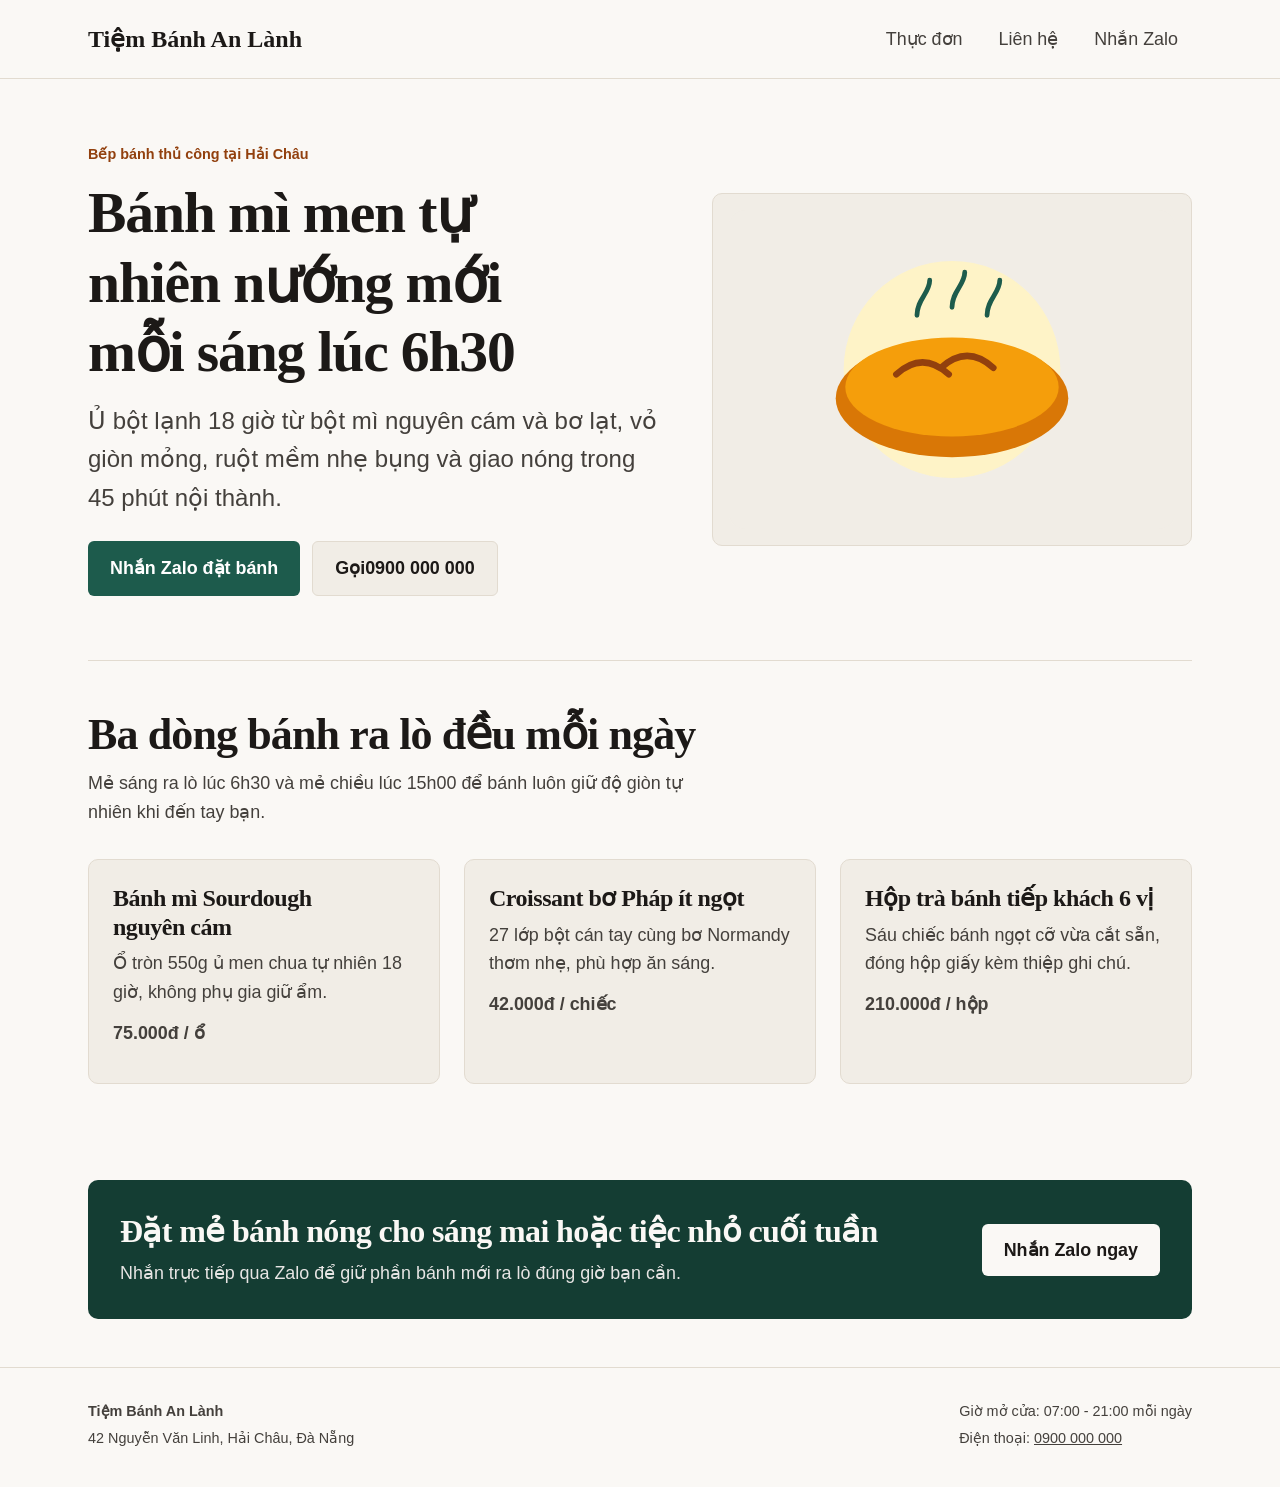
<file: skills/tqd-web/assets/tier1-starter/index.html>
<!doctype html>
<html lang="vi">
<head>
  <meta charset="utf-8">
  <meta name="viewport" content="width=device-width, initial-scale=1">
  <title>Tiệm Bánh An Lành | Bánh mì men tự nhiên nướng mới mỗi sáng</title>
  <meta name="description" content="Bánh mì sourdough lên men 18 giờ và bánh ngọt ít ngọt nướng mới lúc 6h30 mỗi ngày tại Hải Châu, Đà Nẵng. Đặt bánh nhanh qua Zalo hoặc gọi trực tiếp.">
  <link rel="icon" type="image/svg+xml" href="images/favicon.svg">
  <link rel="canonical" href="https://tiembanh-anlanh.example/">
  <link rel="alternate" type="text/markdown" href="/index.html.md">
  <meta property="og:type" content="website">
  <meta property="og:url" content="https://tiembanh-anlanh.example/">
  <meta property="og:title" content="Tiệm Bánh An Lành | Bánh mì men tự nhiên nướng mới mỗi sáng">
  <meta property="og:description" content="Bánh mì sourdough lên men 18 giờ và bánh ngọt ít ngọt nướng mới lúc 6h30 mỗi ngày tại Hải Châu, Đà Nẵng. Đặt bánh nhanh qua Zalo hoặc gọi trực tiếp.">
  <meta property="og:image" content="https://tiembanh-anlanh.example/images/hero-bakery.svg">
  <meta property="og:image:alt" content="Ổ bánh mì nướng thủ công nóng giòn">
  <meta name="twitter:card" content="summary_large_image">
  <!-- Khi xuất bản thực tế, có thể gắn link Google Fonts cho "Lora" và "Be Vietnam Pro" tại đây -->
  <link rel="stylesheet" href="styles/tokens.css">
  <link rel="stylesheet" href="styles/site.css">
  <script id="site-jsonld" type="application/ld+json">
  {
    "@context": "https://schema.org",
    "@type": "LocalBusiness",
    "name": "Tiệm Bánh An Lành",
    "description": "Bánh mì sourdough lên men 18 giờ và bánh ngọt ít ngọt nướng mới lúc 6h30 mỗi ngày tại Hải Châu, Đà Nẵng. Đặt bánh nhanh qua Zalo hoặc gọi trực tiếp.",
    "url": "https://tiembanh-anlanh.example",
    "image": "https://tiembanh-anlanh.example/images/hero-bakery.svg",
    "telephone": "0900000000",
    "address": {
      "@type": "PostalAddress",
      "streetAddress": "42 Nguyễn Văn Linh, Hải Châu, Đà Nẵng",
      "addressCountry": "VN"
    }
  }
  </script>
</head>
<body>
  <header class="topbar">
    <div class="wrap topbar__inner">
      <a class="brand" href="index.html">
        <span data-edit="brandName">Tiệm Bánh An Lành</span>
      </a>
      <nav class="nav" aria-label="Điều hướng chính">
        <a href="#thuc-don">Thực đơn</a>
        <a href="#lien-he">Liên hệ</a>
        <a href="https://zalo.me/0900000000" data-edit-href="zaloUrl">Nhắn Zalo</a>
      </nav>
    </div>
  </header>

  <main class="wrap">
    <section class="hero">
      <div>
        <p class="hero__eyebrow" data-edit="hero.eyebrow">Bếp bánh thủ công tại Hải Châu</p>
        <h1 data-edit="hero.headline">Bánh mì men tự nhiên nướng mới mỗi sáng lúc 6h30</h1>
        <p class="hero__lead" data-edit="hero.subheadline">Ủ bột lạnh 18 giờ từ bột mì nguyên cám và bơ lạt, vỏ giòn mỏng, ruột mềm nhẹ bụng và giao nóng trong 45 phút nội thành.</p>
        <div class="cta-row">
          <a class="btn btn--primary" href="https://zalo.me/0900000000" data-edit-href="zaloUrl" data-edit="hero.primaryCta">Nhắn Zalo đặt bánh</a>
          <a class="btn btn--secondary" href="tel:0900000000" data-edit-tel="phoneTel">Gọi <span data-edit="phoneDisplay">0900 000 000</span></a>
        </div>
      </div>
      <figure class="hero__media">
        <img src="images/hero-bakery.svg" width="560" height="400" alt="Ổ bánh mì nướng thủ công nóng giòn vừa ra lò">
      </figure>
    </section>

    <section class="section" id="thuc-don">
      <div class="section__head">
        <h2 data-edit="menuSection.heading">Ba dòng bánh ra lò đều mỗi ngày</h2>
        <p data-edit="menuSection.summary">Mẻ sáng ra lò lúc 6h30 và mẻ chiều lúc 15h00 để bánh luôn giữ độ giòn tự nhiên khi đến tay bạn.</p>
      </div>
      <div class="offerings" data-edit-list="offerings">
        <!-- list:offerings -->
        <article class="card" data-edit-item>
          <h3 data-edit-field="title">Bánh mì Sourdough nguyên cám</h3>
          <p data-edit-field="summary">Ổ tròn 550g ủ men chua tự nhiên 18 giờ, không phụ gia giữ ẩm.</p>
          <p class="card__price" data-edit-field="price">75.000đ / ổ</p>
        </article>
        <article class="card" data-edit-item>
          <h3 data-edit-field="title">Croissant bơ Pháp ít ngọt</h3>
          <p data-edit-field="summary">27 lớp bột cán tay cùng bơ Normandy thơm nhẹ, phù hợp ăn sáng.</p>
          <p class="card__price" data-edit-field="price">42.000đ / chiếc</p>
        </article>
        <article class="card" data-edit-item>
          <h3 data-edit-field="title">Hộp trà bánh tiếp khách 6 vị</h3>
          <p data-edit-field="summary">Sáu chiếc bánh ngọt cỡ vừa cắt sẵn, đóng hộp giấy kèm thiệp ghi chú.</p>
          <p class="card__price" data-edit-field="price">210.000đ / hộp</p>
        </article>
        <!-- /list:offerings -->
      </div>
    </section>

    <section class="contact-band" id="lien-he">
      <div>
        <h2 data-edit="ctaBlock.heading">Đặt mẻ bánh nóng cho sáng mai hoặc tiệc nhỏ cuối tuần</h2>
        <p data-edit="ctaBlock.summary">Nhắn trực tiếp qua Zalo để giữ phần bánh mới ra lò đúng giờ bạn cần.</p>
      </div>
      <a class="btn btn--primary" href="https://zalo.me/0900000000" data-edit-href="zaloUrl">Nhắn Zalo ngay</a>
    </section>
  </main>

  <footer class="footer">
    <div class="wrap footer__grid">
      <div>
        <p><strong data-edit="brandName">Tiệm Bánh An Lành</strong></p>
        <p data-edit="address">42 Nguyễn Văn Linh, Hải Châu, Đà Nẵng</p>
      </div>
      <div>
        <p>Giờ mở cửa: <span data-edit="hours">07:00 - 21:00 mỗi ngày</span></p>
        <p>Điện thoại: <a href="tel:0900000000" data-edit-tel="phoneTel" data-edit="phoneDisplay">0900 000 000</a></p>
      </div>
    </div>
  </footer>

  <script src="data/site-data.js" defer></script>
  <script src="scripts/hydrate.js" defer></script>
</body>
</html>
</file>
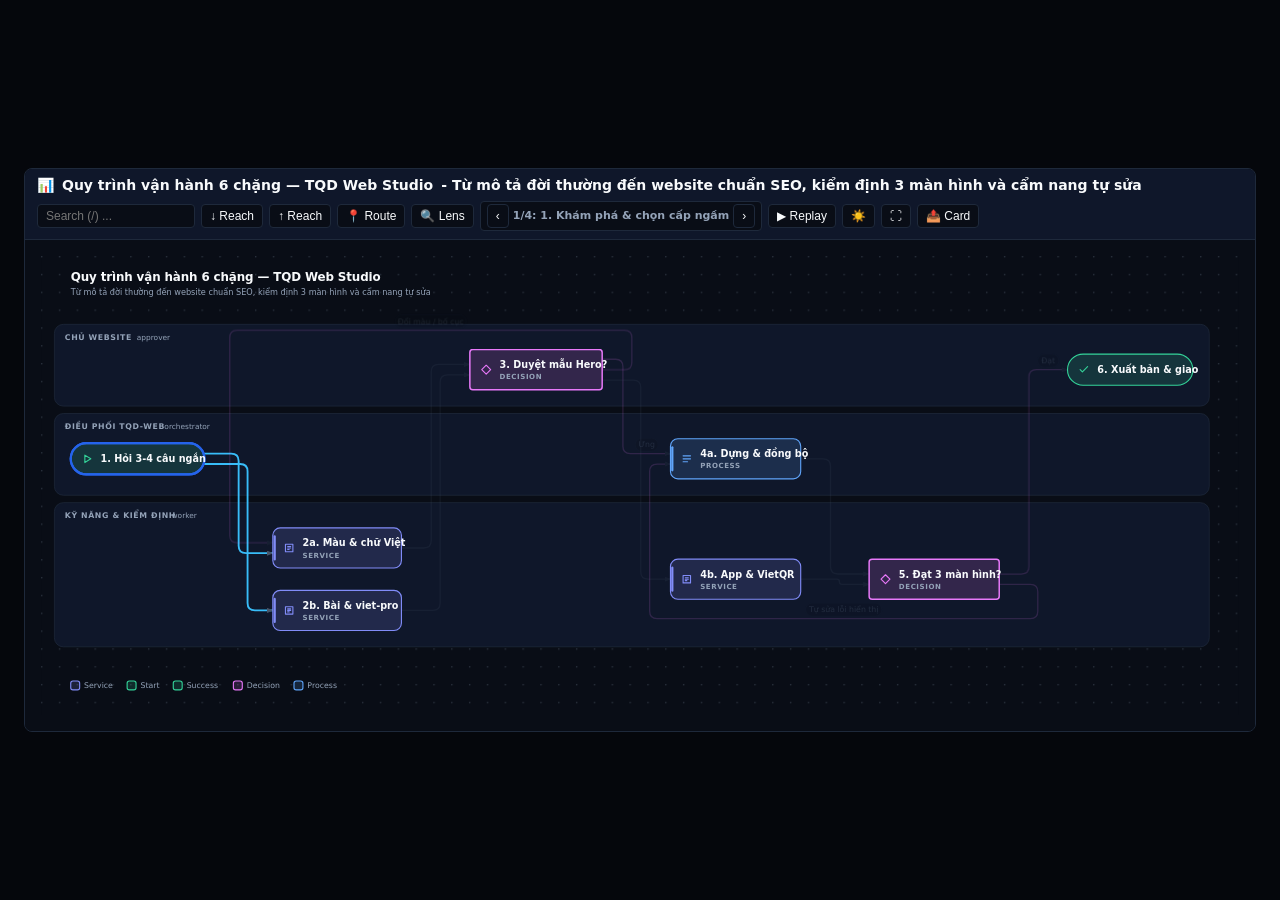
<file: docs/diagrams/workflow.html>
<!DOCTYPE html>
<html lang="vi">
<head>
  <meta charset="UTF-8">
  <meta name="viewport" content="width=device-width, initial-scale=1.0">
  <title>Quy trình vận hành 6 chặng — TQD Web Studio</title>
  <style>
    body {
      margin: 0;
      padding: 24px;
      background: #05070c;
      display: flex;
      justify-content: center;
      align-items: center;
      min-height: 100vh;
      box-sizing: border-box;
    }
  </style>
</head>
<body>
  <div class="ak-diagram-root" data-instance-id="c4b31d55" data-preset="classic" data-theme="dark" data-animation="trace">
    <style>/* AgentKit Diagram Reader Styles & Presets (Archify-informed) */

.ak-diagram-root {
  --ak-bg: #ffffff;
  --ak-surface: #f8fafc;
  --ak-surface-border: #e2e8f0;
  --ak-text-primary: #0f172a;
  --ak-text-secondary: #475569;
  --ak-text-muted: #94a3b8;
  --ak-accent: #2563eb;
  --ak-accent-light: #dbeafe;
  --ak-node-bg: #ffffff;
  --ak-node-border: #cbd5e1;
  --ak-edge-stroke: #64748b;
  --ak-edge-active: #2563eb;
  --ak-badge-bg: #f1f5f9;
  --ak-shadow: 0 4px 6px -1px rgb(0 0 0 / 0.1), 0 2px 4px -2px rgb(0 0 0 / 0.1);
  --ak-font-sans: system-ui, -apple-system, BlinkMacSystemFont, "Segoe UI", Roboto, "Helvetica Neue", Arial, sans-serif;
  --ak-font-mono: ui-monospace, SFMono-Regular, Menlo, Monaco, Consolas, monospace;
  
  font-family: var(--ak-font-sans);
  background-color: var(--ak-bg);
  color: var(--ak-text-primary);
  display: flex;
  flex-direction: column;
  border: 1px solid var(--ak-surface-border);
  border-radius: 8px;
  overflow: hidden;
  position: relative;
  box-sizing: border-box;
}

/* Preset: Classic (Light / Dark) */
.ak-diagram-root[data-preset="classic"][data-theme="light"],
.ak-diagram-root[data-preset="classic"]:not([data-theme="dark"]) {
  --ak-bg: #ffffff;
  --ak-surface: #f8fafc;
  --ak-surface-border: #e2e8f0;
  --ak-text-primary: #0f172a;
  --ak-text-secondary: #475569;
  --ak-node-bg: #ffffff;
  --ak-node-border: #cbd5e1;
  --ak-edge-stroke: #64748b;
  --ak-edge-active: #2563eb;
}
.ak-diagram-root[data-preset="classic"][data-theme="dark"] {
  --ak-bg: #090d16;
  --ak-surface: #0f172a;
  --ak-surface-border: #1e293b;
  --ak-text-primary: #f8fafc;
  --ak-text-secondary: #94a3b8;
  --ak-node-bg: #0f172a;
  --ak-node-border: #334155;
  --ak-edge-stroke: #475569;
  --ak-edge-active: #38bdf8;
}

/* Preset: Signal Flow (Light / Dark) */
.ak-diagram-root[data-preset="signal-flow"][data-theme="light"],
.ak-diagram-root[data-preset="signal-flow"]:not([data-theme="dark"]) {
  --ak-bg: #f0fdf4;
  --ak-surface: #dcfce7;
  --ak-surface-border: #86efac;
  --ak-text-primary: #14532d;
  --ak-text-secondary: #166534;
  --ak-accent: #059669;
  --ak-node-bg: #ffffff;
  --ak-node-border: #10b981;
  --ak-edge-stroke: #059669;
  --ak-edge-active: #047857;
}
.ak-diagram-root[data-preset="signal-flow"][data-theme="dark"] {
  --ak-bg: #031c18;
  --ak-surface: #064e3b;
  --ak-surface-border: #047857;
  --ak-text-primary: #ecfdf5;
  --ak-text-secondary: #a7f3d0;
  --ak-accent: #34d399;
  --ak-node-bg: #064e3b;
  --ak-node-border: #10b981;
  --ak-edge-stroke: #34d399;
  --ak-edge-active: #6ee7b7;
}

/* Preset: Blueprint (Light / Dark) */
.ak-diagram-root[data-preset="blueprint"][data-theme="light"],
.ak-diagram-root[data-preset="blueprint"]:not([data-theme="dark"]) {
  --ak-bg: #f0f9ff;
  --ak-surface: #e0f2fe;
  --ak-surface-border: #7dd3fc;
  --ak-text-primary: #0369a1;
  --ak-text-secondary: #0284c7;
  --ak-accent: #0284c7;
  --ak-node-bg: #ffffff;
  --ak-node-border: #0ea5e9;
  --ak-edge-stroke: #0284c7;
  --ak-edge-active: #0369a1;
  --ak-font-sans: var(--ak-font-mono);
}
.ak-diagram-root[data-preset="blueprint"][data-theme="dark"] {
  --ak-bg: #081d33;
  --ak-surface: #0c2a4a;
  --ak-surface-border: #1e4976;
  --ak-text-primary: #e0f2fe;
  --ak-text-secondary: #bae6fd;
  --ak-accent: #38bdf8;
  --ak-node-bg: #0c213a;
  --ak-node-border: #38bdf8;
  --ak-edge-stroke: #7dd3fc;
  --ak-edge-active: #38bdf8;
  --ak-font-sans: var(--ak-font-mono);
}

/* Preset: Editorial (Light / Dark) */
.ak-diagram-root[data-preset="editorial"][data-theme="light"],
.ak-diagram-root[data-preset="editorial"]:not([data-theme="dark"]) {
  --ak-bg: #faf8f5;
  --ak-surface: #f3efe6;
  --ak-surface-border: #e2dacb;
  --ak-text-primary: #1c1917;
  --ak-text-secondary: #57534e;
  --ak-accent: #991b1b;
  --ak-node-bg: #ffffff;
  --ak-node-border: #d6cfc4;
  --ak-edge-stroke: #78716c;
  --ak-edge-active: #991b1b;
}
.ak-diagram-root[data-preset="editorial"][data-theme="dark"] {
  --ak-bg: #1c1917;
  --ak-surface: #292524;
  --ak-surface-border: #44403c;
  --ak-text-primary: #fafaf9;
  --ak-text-secondary: #d6d3d1;
  --ak-accent: #ef4444;
  --ak-node-bg: #292524;
  --ak-node-border: #78716c;
  --ak-edge-stroke: #a8a29e;
  --ak-edge-active: #f87171;
}

/* Toolbar & Reader Controls */
.ak-diagram-toolbar {
  display: flex;
  align-items: center;
  justify-content: space-between;
  padding: 8px 12px;
  background-color: var(--ak-surface);
  border-bottom: 1px solid var(--ak-surface-border);
  gap: 8px;
  flex-wrap: wrap;
}

.ak-diagram-title {
  font-size: 14px;
  font-weight: 600;
  color: var(--ak-text-primary);
  margin: 0;
  display: flex;
  align-items: center;
  gap: 8px;
}

.ak-diagram-controls {
  display: flex;
  align-items: center;
  gap: 6px;
  flex-wrap: wrap;
}

.ak-chapter-controls {
  display: inline-flex;
  align-items: center;
  gap: 4px;
  background: var(--ak-bg);
  border: 1px solid var(--ak-surface-border);
  border-radius: 4px;
  padding: 2px 6px;
}
.ak-chapter-label {
  font-size: 11px;
  font-weight: 600;
  color: var(--ak-text-secondary);
}

.ak-diagram-btn {
  background: var(--ak-bg);
  border: 1px solid var(--ak-surface-border);
  color: var(--ak-text-primary);
  border-radius: 4px;
  padding: 4px 8px;
  font-size: 12px;
  cursor: pointer;
  display: inline-flex;
  align-items: center;
  gap: 4px;
  transition: all 0.15s ease;
}
.ak-diagram-btn:hover {
  background-color: var(--ak-surface);
  border-color: var(--ak-accent);
}
.ak-diagram-btn:focus-visible {
  outline: 2px solid var(--ak-accent);
  outline-offset: 1px;
}

.ak-diagram-search-input {
  background: var(--ak-bg);
  border: 1px solid var(--ak-surface-border);
  color: var(--ak-text-primary);
  border-radius: 4px;
  padding: 4px 8px;
  font-size: 12px;
  width: 140px;
}
.ak-diagram-search-input:focus {
  outline: 2px solid var(--ak-accent);
  border-color: transparent;
}

/* Main Viewport */
.ak-diagram-viewport {
  position: relative;
  overflow: auto;
  min-height: 280px;
  display: flex;
  align-items: center;
  justify-content: center;
  padding: 16px;
  background: var(--ak-bg);
}

.ak-diagram-svg {
  max-width: 100%;
  height: auto;
  display: block;
}

/* Node, Boundary & Edge Styling */
.ak-node {
  cursor: pointer;
  transition: transform 0.15s ease, opacity 0.2s ease;
}
.ak-node:hover {
  transform: translateY(-2px);
}
.ak-node.is-dimmed {
  opacity: 0.25;
}
.ak-node.is-focused rect,
.ak-node.is-focused circle {
  stroke: var(--ak-accent) !important;
  stroke-width: 3px !important;
}

.ak-edge path,
.ak-edge line,
.ak-edge polyline {
  transition: stroke 0.2s ease, opacity 0.2s ease;
}
.ak-edge.is-dimmed {
  opacity: 0.15;
}
.ak-edge.is-highlighted path,
.ak-edge.is-highlighted line,
.ak-edge.is-highlighted polyline {
  stroke: var(--ak-edge-active) !important;
  stroke-width: 2.5px !important;
}
.ak-edge text {
  stroke: none !important;
  stroke-width: 0 !important;
  stroke-dasharray: none !important;
  animation: none !important;
  fill: var(--ak-text-secondary);
  pointer-events: none;
  user-select: none;
}

/* Trace Motion Animation (Finite, <= 8s) */
@keyframes ak-trace-stroke {
  from {
    stroke-dashoffset: 200;
  }
  to {
    stroke-dashoffset: 0;
  }
}
.ak-diagram-root[data-animation="trace"] .ak-edge.is-active-trace path,
.ak-diagram-root[data-animation="trace"] .ak-edge.is-active-trace line,
.ak-diagram-root[data-animation="trace"] .ak-edge.is-active-trace polyline {
  stroke-dasharray: 6 4;
  animation: ak-trace-stroke 2.5s ease-in-out forwards;
}

/* Presentation Stage (F) */
.ak-diagram-root.is-presentation {
  position: fixed;
  inset: 0;
  z-index: 9999;
  border-radius: 0;
  border: none;
  height: 100vh;
  width: 100vw;
}
.ak-diagram-root.is-presentation .ak-diagram-viewport {
  height: calc(100vh - 48px);
}

/* Reduced Motion Override */
@media (prefers-reduced-motion: reduce) {
  .ak-node, .ak-edge, .ak-diagram-btn {
    transition: none !important;
    animation: none !important;
  }
}

.ak-diagram-root,svg.ak-diagram-svg{--ak-role-client-stroke:#0e7490;--ak-role-client-fill:rgba(14,116,144,0.1);--ak-role-service-stroke:#4f46e5;--ak-role-service-fill:rgba(79,70,229,0.1);--ak-role-data-stroke:#b45309;--ak-role-data-fill:rgba(180,83,9,0.1);--ak-role-queue-stroke:#7c3aed;--ak-role-queue-fill:rgba(124,58,237,0.1);--ak-role-cache-stroke:#c2410c;--ak-role-cache-fill:rgba(194,65,12,0.1);--ak-role-gateway-stroke:#0369a1;--ak-role-gateway-fill:rgba(3,105,161,0.1);--ak-role-security-stroke:#be123c;--ak-role-security-fill:rgba(190,18,60,0.1);--ak-role-external-stroke:#475569;--ak-role-external-fill:rgba(71,85,105,0.1);--ak-role-worker-stroke:#0f766e;--ak-role-worker-fill:rgba(15,118,110,0.1);--ak-role-start-stroke:#047857;--ak-role-start-fill:rgba(4,120,87,0.1);--ak-role-success-stroke:#059669;--ak-role-success-fill:rgba(5,150,105,0.1);--ak-role-failure-stroke:#b91c1c;--ak-role-failure-fill:rgba(185,28,28,0.1);--ak-role-waiting-stroke:#a16207;--ak-role-waiting-fill:rgba(161,98,7,0.1);--ak-role-decision-stroke:#a21caf;--ak-role-decision-fill:rgba(162,28,175,0.1);--ak-role-process-stroke:#1d4ed8;--ak-role-process-fill:rgba(29,78,216,0.1);--ak-role-governance-stroke:#6d28d9;--ak-role-governance-fill:rgba(109,40,217,0.1);--ak-role-transform-stroke:#4338ca;--ak-role-transform-fill:rgba(67,56,202,0.1);--ak-role-filter-stroke:#4d7c0f;--ak-role-filter-fill:rgba(77,124,15,0.1);}
.ak-diagram-root[data-theme="dark"],svg.ak-diagram-svg[data-theme="dark"]{--ak-role-client-stroke:#22d3ee;--ak-role-client-fill:rgba(34,211,238,0.16);--ak-role-service-stroke:#818cf8;--ak-role-service-fill:rgba(129,140,248,0.16);--ak-role-data-stroke:#fbbf24;--ak-role-data-fill:rgba(251,191,36,0.16);--ak-role-queue-stroke:#a78bfa;--ak-role-queue-fill:rgba(167,139,250,0.16);--ak-role-cache-stroke:#fb923c;--ak-role-cache-fill:rgba(251,146,60,0.16);--ak-role-gateway-stroke:#38bdf8;--ak-role-gateway-fill:rgba(56,189,248,0.16);--ak-role-security-stroke:#fb7185;--ak-role-security-fill:rgba(251,113,133,0.16);--ak-role-external-stroke:#94a3b8;--ak-role-external-fill:rgba(148,163,184,0.16);--ak-role-worker-stroke:#2dd4bf;--ak-role-worker-fill:rgba(45,212,191,0.16);--ak-role-start-stroke:#34d399;--ak-role-start-fill:rgba(52,211,153,0.16);--ak-role-success-stroke:#34d399;--ak-role-success-fill:rgba(52,211,153,0.16);--ak-role-failure-stroke:#f87171;--ak-role-failure-fill:rgba(248,113,113,0.16);--ak-role-waiting-stroke:#facc15;--ak-role-waiting-fill:rgba(250,204,21,0.16);--ak-role-decision-stroke:#e879f9;--ak-role-decision-fill:rgba(232,121,249,0.16);--ak-role-process-stroke:#60a5fa;--ak-role-process-fill:rgba(96,165,250,0.16);--ak-role-governance-stroke:#c4b5fd;--ak-role-governance-fill:rgba(196,181,253,0.16);--ak-role-transform-stroke:#a5b4fc;--ak-role-transform-fill:rgba(165,180,252,0.16);--ak-role-filter-stroke:#a3e635;--ak-role-filter-fill:rgba(163,230,53,0.16);}
.ak-node[data-family="client"]{--ak-node-stroke:var(--ak-role-client-stroke);--ak-node-fill:var(--ak-role-client-fill);}.ak-legend-item[data-family="client"] .ak-legend-swatch{fill:var(--ak-role-client-fill);stroke:var(--ak-role-client-stroke);}
.ak-node[data-family="service"]{--ak-node-stroke:var(--ak-role-service-stroke);--ak-node-fill:var(--ak-role-service-fill);}.ak-legend-item[data-family="service"] .ak-legend-swatch{fill:var(--ak-role-service-fill);stroke:var(--ak-role-service-stroke);}
.ak-node[data-family="data"]{--ak-node-stroke:var(--ak-role-data-stroke);--ak-node-fill:var(--ak-role-data-fill);}.ak-legend-item[data-family="data"] .ak-legend-swatch{fill:var(--ak-role-data-fill);stroke:var(--ak-role-data-stroke);}
.ak-node[data-family="queue"]{--ak-node-stroke:var(--ak-role-queue-stroke);--ak-node-fill:var(--ak-role-queue-fill);}.ak-legend-item[data-family="queue"] .ak-legend-swatch{fill:var(--ak-role-queue-fill);stroke:var(--ak-role-queue-stroke);}
.ak-node[data-family="cache"]{--ak-node-stroke:var(--ak-role-cache-stroke);--ak-node-fill:var(--ak-role-cache-fill);}.ak-legend-item[data-family="cache"] .ak-legend-swatch{fill:var(--ak-role-cache-fill);stroke:var(--ak-role-cache-stroke);}
.ak-node[data-family="gateway"]{--ak-node-stroke:var(--ak-role-gateway-stroke);--ak-node-fill:var(--ak-role-gateway-fill);}.ak-legend-item[data-family="gateway"] .ak-legend-swatch{fill:var(--ak-role-gateway-fill);stroke:var(--ak-role-gateway-stroke);}
.ak-node[data-family="security"]{--ak-node-stroke:var(--ak-role-security-stroke);--ak-node-fill:var(--ak-role-security-fill);}.ak-legend-item[data-family="security"] .ak-legend-swatch{fill:var(--ak-role-security-fill);stroke:var(--ak-role-security-stroke);}
.ak-node[data-family="external"]{--ak-node-stroke:var(--ak-role-external-stroke);--ak-node-fill:var(--ak-role-external-fill);}.ak-legend-item[data-family="external"] .ak-legend-swatch{fill:var(--ak-role-external-fill);stroke:var(--ak-role-external-stroke);}
.ak-node[data-family="worker"]{--ak-node-stroke:var(--ak-role-worker-stroke);--ak-node-fill:var(--ak-role-worker-fill);}.ak-legend-item[data-family="worker"] .ak-legend-swatch{fill:var(--ak-role-worker-fill);stroke:var(--ak-role-worker-stroke);}
.ak-node[data-family="start"]{--ak-node-stroke:var(--ak-role-start-stroke);--ak-node-fill:var(--ak-role-start-fill);}.ak-legend-item[data-family="start"] .ak-legend-swatch{fill:var(--ak-role-start-fill);stroke:var(--ak-role-start-stroke);}
.ak-node[data-family="success"]{--ak-node-stroke:var(--ak-role-success-stroke);--ak-node-fill:var(--ak-role-success-fill);}.ak-legend-item[data-family="success"] .ak-legend-swatch{fill:var(--ak-role-success-fill);stroke:var(--ak-role-success-stroke);}
.ak-node[data-family="failure"]{--ak-node-stroke:var(--ak-role-failure-stroke);--ak-node-fill:var(--ak-role-failure-fill);}.ak-legend-item[data-family="failure"] .ak-legend-swatch{fill:var(--ak-role-failure-fill);stroke:var(--ak-role-failure-stroke);}
.ak-node[data-family="waiting"]{--ak-node-stroke:var(--ak-role-waiting-stroke);--ak-node-fill:var(--ak-role-waiting-fill);}.ak-legend-item[data-family="waiting"] .ak-legend-swatch{fill:var(--ak-role-waiting-fill);stroke:var(--ak-role-waiting-stroke);}
.ak-node[data-family="decision"]{--ak-node-stroke:var(--ak-role-decision-stroke);--ak-node-fill:var(--ak-role-decision-fill);}.ak-legend-item[data-family="decision"] .ak-legend-swatch{fill:var(--ak-role-decision-fill);stroke:var(--ak-role-decision-stroke);}
.ak-node[data-family="process"]{--ak-node-stroke:var(--ak-role-process-stroke);--ak-node-fill:var(--ak-role-process-fill);}.ak-legend-item[data-family="process"] .ak-legend-swatch{fill:var(--ak-role-process-fill);stroke:var(--ak-role-process-stroke);}
.ak-node[data-family="governance"]{--ak-node-stroke:var(--ak-role-governance-stroke);--ak-node-fill:var(--ak-role-governance-fill);}.ak-legend-item[data-family="governance"] .ak-legend-swatch{fill:var(--ak-role-governance-fill);stroke:var(--ak-role-governance-stroke);}
.ak-node[data-family="transform"]{--ak-node-stroke:var(--ak-role-transform-stroke);--ak-node-fill:var(--ak-role-transform-fill);}.ak-legend-item[data-family="transform"] .ak-legend-swatch{fill:var(--ak-role-transform-fill);stroke:var(--ak-role-transform-stroke);}
.ak-node[data-family="filter"]{--ak-node-stroke:var(--ak-role-filter-stroke);--ak-node-fill:var(--ak-role-filter-fill);}.ak-legend-item[data-family="filter"] .ak-legend-swatch{fill:var(--ak-role-filter-fill);stroke:var(--ak-role-filter-stroke);}
/* ak-diagram core SVG styles: shared by the reader fragment and standalone SVG.
   Colour comes from --ak-* palette variables and --ak-role-* family tokens. */

.ak-diagram-svg { font-family: var(--ak-font-sans); display: block; }
.ak-diagram-svg text { user-select: none; }

.ak-canvas { fill: var(--ak-bg); }
.ak-grid-dot { fill: var(--ak-text-muted); opacity: 0.28; }

.ak-title { font-size: 16px; font-weight: 700; fill: var(--ak-text-primary); letter-spacing: -0.01em; }
.ak-subtitle { font-size: 11px; font-weight: 500; fill: var(--ak-text-secondary); }

/* Frames: boundaries, lanes, stages */
.ak-frame { fill: var(--ak-surface); stroke: var(--ak-surface-border); stroke-width: 1; }
.ak-frame-boundary { fill: transparent; stroke-dasharray: 6 4; stroke-width: 1.5; }
.ak-frame-stage { stroke-dasharray: 4 3; }
.ak-frame-label { font-size: 10.5px; font-weight: 700; letter-spacing: 0.08em; text-transform: uppercase; fill: var(--ak-text-secondary); }
.ak-frame-role { font-size: 10px; fill: var(--ak-text-muted); }

/* Nodes */
.ak-node { cursor: pointer; }
.ak-node-mask { fill: var(--ak-node-bg); }
.ak-node-card { fill: var(--ak-node-fill, var(--ak-node-bg)); stroke: var(--ak-node-stroke, var(--ak-node-border)); stroke-width: 1.5; transition: stroke-width 160ms ease; }
.ak-node[data-shape="notch"] .ak-node-card { stroke-width: 2; }
.ak-node-accent { fill: var(--ak-node-stroke, var(--ak-accent)); }
.ak-sigil path { fill: none; stroke: var(--ak-node-stroke, var(--ak-accent)); stroke-width: 1.5; stroke-linecap: round; stroke-linejoin: round; }
.ak-node-label { font-size: 13px; font-weight: 600; fill: var(--ak-text-primary); }
.ak-node-sub { font-size: 9.5px; font-weight: 600; letter-spacing: 0.08em; text-transform: uppercase; fill: var(--ak-text-muted); }
.ak-node:hover .ak-node-card, .ak-node:focus-visible .ak-node-card { stroke-width: 2.5; }
.ak-node:focus-visible { outline: none; }

/* Edges */
.ak-edge-path { fill: none; stroke: var(--ak-edge-stroke); stroke-width: 1.75; stroke-linecap: round; stroke-linejoin: round; transition: stroke 160ms ease, stroke-width 160ms ease; }
.ak-edge-dashed { stroke-dasharray: 5 4; }
.ak-edge[data-tone="failure"] .ak-edge-path { stroke: var(--ak-role-failure-stroke); }
.ak-edge[data-tone="decision"] .ak-edge-path { stroke: var(--ak-role-decision-stroke); }
.ak-edge-flow { fill: none; stroke: var(--ak-edge-active); stroke-width: 2.25; stroke-linecap: round; opacity: 0; pointer-events: none; }
.ak-edge-label-mask { fill: var(--ak-bg); stroke: var(--ak-surface-border); stroke-width: 1; }
.ak-edge-label text { font-size: 10.5px; font-weight: 500; fill: var(--ak-text-secondary); }
.ak-arrowhead { fill: var(--ak-edge-stroke); }
.ak-arrowhead-open { fill: none; stroke: var(--ak-edge-stroke); stroke-width: 1.25; }

/* Sequence extras */
.ak-lifeline { stroke: var(--ak-edge-stroke); stroke-width: 1.25; stroke-dasharray: 4 4; opacity: 0.55; }
.ak-activation { fill: var(--ak-accent-light); stroke: var(--ak-accent); stroke-width: 1; }

/* Legend */
.ak-legend-swatch { stroke-width: 1.5; }
.ak-legend-item text { font-size: 10.5px; font-weight: 500; fill: var(--ak-text-secondary); }

/* Motion: staggered entrance, edge draw, optional finite trace pass.
   Total budget stays under 8 s because --step is capped at 40 by the compiler. */
@media (prefers-reduced-motion: no-preference) {
  [data-motion="play"] [data-animate="node"] {
    transform-box: fill-box;
    transform-origin: center;
    animation: ak-node-in 0.55s cubic-bezier(0.2, 0.8, 0.2, 1) both;
    animation-delay: calc(var(--step, 0) * 110ms);
  }
  [data-motion="play"] [data-animate="edge"] .ak-edge-path {
    stroke-dasharray: 100;
    stroke-dashoffset: 100;
    animation: ak-edge-draw 0.7s cubic-bezier(0.4, 0, 0.2, 1) forwards;
    animation-delay: calc(var(--step, 0) * 110ms + 140ms);
  }
  [data-motion="play"] [data-animate="edge"] .ak-edge-dashed {
    animation-name: ak-edge-draw-dashed;
  }
  [data-motion="play"] [data-animate="edge"] .ak-edge-label {
    opacity: 0;
    animation: ak-fade-in 0.4s ease forwards;
    animation-delay: calc(var(--step, 0) * 110ms + 520ms);
  }
  [data-motion="play"] [data-animate="frame"] {
    opacity: 0;
    animation: ak-fade-in 0.5s ease forwards;
  }
  [data-motion="play"][data-animation="trace"] [data-animate="edge"] .ak-edge-flow,
  [data-motion="play"] [data-animation="trace"] [data-animate="edge"] .ak-edge-flow {
    stroke-dasharray: 5 9;
    animation: ak-edge-flow 1.3s linear 3;
    animation-delay: calc(var(--step, 0) * 110ms + 900ms);
  }
  [data-motion="play"][data-animation="trace"] [data-animate="node"] .ak-node-card,
  [data-motion="play"] [data-animation="trace"] [data-animate="node"] .ak-node-card {
    animation: ak-node-pulse 1.6s ease-in-out 1;
    animation-delay: calc(var(--step, 0) * 110ms + 900ms);
  }
}
@media (prefers-reduced-motion: reduce) {
  .ak-diagram-svg *, .ak-diagram-svg { animation: none !important; transition: none !important; }
}

@keyframes ak-node-in {
  from { opacity: 0; transform: translateY(10px) scale(0.97); }
  to { opacity: 1; transform: translateY(0) scale(1); }
}
@keyframes ak-edge-draw {
  to { stroke-dashoffset: 0; }
}
@keyframes ak-edge-draw-dashed {
  to { stroke-dashoffset: 0; stroke-dasharray: 5 4; }
}
@keyframes ak-fade-in {
  to { opacity: 1; }
}
@keyframes ak-edge-flow {
  0% { stroke-dashoffset: 28; opacity: 0; }
  15% { opacity: 0.9; }
  85% { opacity: 0.9; }
  100% { stroke-dashoffset: 0; opacity: 0; }
}
@keyframes ak-node-pulse {
  0%, 100% { stroke-width: 1.5; }
  50% { stroke-width: 3; }
}
</style>
    <div class="ak-diagram-toolbar">
      <h4 class="ak-diagram-title"><span>&#128202;</span> Quy trình vận hành 6 chặng — TQD Web Studio<span class="ak-diagram-subtitle"> - Từ mô tả đời thường đến website chuẩn SEO, kiểm định 3 màn hình và cẩm nang tự sửa</span></h4>
      <div class="ak-diagram-controls">
        <input type="text" class="ak-diagram-search-input" placeholder="Search (/) ..." aria-label="Search diagram nodes and descriptions" />
        <button type="button" class="ak-diagram-btn ak-btn-reach-down" title="Downstream Reach">&#8595; Reach</button>
        <button type="button" class="ak-diagram-btn ak-btn-reach-up" title="Upstream Reach">&#8593; Reach</button>
        <button type="button" class="ak-diagram-btn ak-btn-route" title="Route Inspection (R)">&#128205; Route</button>
        <button type="button" class="ak-diagram-btn ak-btn-lens" title="Role Lens (L)">&#128269; Lens</button>
        <div class="ak-chapter-controls">
    <button type="button" class="ak-diagram-btn ak-btn-prev-chapter" title="Previous Chapter ([)">&#8249;</button>
    <span class="ak-chapter-label">1/4</span>
    <button type="button" class="ak-diagram-btn ak-btn-next-chapter" title="Next Chapter (])">&#8250;</button>
  </div>
        <button type="button" class="ak-diagram-btn ak-btn-motion" title="Replay motion (M)">&#9654; Replay</button>
        <button type="button" class="ak-diagram-btn ak-btn-theme" title="Toggle Light/Dark">&#9728;&#65039;</button>
        <button type="button" class="ak-diagram-btn ak-btn-present" title="Presentation Stage (F)">&#9974;</button>
        <button type="button" class="ak-diagram-btn ak-btn-share" title="Export 1200x630 Share Card">&#128228; Card</button>
      </div>
    </div>
    <div class="ak-diagram-viewport">
      <svg class="ak-diagram-svg" viewBox="0 0 1612.4 618" width="100%" height="auto" xmlns="http://www.w3.org/2000/svg" role="img" aria-label="Quy trình vận hành 6 chặng — TQD Web Studio" data-diagram-type="workflow" data-preset="classic" data-theme="dark" data-animation="trace" data-motion="play"><title>Quy trình vận hành 6 chặng — TQD Web Studio</title><desc>Luồng phối hợp giữa Chủ website, bộ điều phối tqd-web và dàn kỹ năng chuyên biệt kèm 2 vòng duyệt mẫu &amp; tự sửa lỗi.</desc><defs><marker id="ak-arrowhead-c4b31d55" markerWidth="9" markerHeight="7" refX="8" refY="3.5" orient="auto" markerUnits="userSpaceOnUse"><path class="ak-arrowhead" d="M0 0L9 3.5L0 7z"/></marker><marker id="ak-arrowhead-open-c4b31d55" markerWidth="9" markerHeight="7" refX="8" refY="3.5" orient="auto" markerUnits="userSpaceOnUse"><path class="ak-arrowhead-open" d="M0 0L8 3.5L0 7"/></marker><pattern id="ak-grid-c4b31d55" width="24" height="24" patternUnits="userSpaceOnUse"><circle class="ak-grid-dot" cx="1" cy="1" r="1"/></pattern></defs><rect class="ak-canvas" x="0" y="0" width="1612.4" height="618"/><rect class="ak-canvas-grid" x="0" y="0" width="1612.4" height="618" fill="url(#ak-grid-c4b31d55)"/><g class="ak-header"><text class="ak-title" x="40" y="34">Quy trình vận hành 6 chặng — TQD Web Studio</text><text class="ak-subtitle" x="40" y="52">Từ mô tả đời thường đến website chuẩn SEO, kiểm định 3 màn hình và cẩm nang tự sửa</text></g><g class="ak-lane" data-lane-id="owner" data-animate="frame"><rect class="ak-frame ak-frame-lane" x="18" y="92" width="1554.4" height="110" rx="12"/><text class="ak-frame-label" x="32" y="113">Chủ website</text><text class="ak-frame-role" x="128.9" y="113">approver</text></g><g class="ak-lane" data-lane-id="studio" data-animate="frame"><rect class="ak-frame ak-frame-lane" x="18" y="212" width="1554.4" height="110" rx="12"/><text class="ak-frame-label" x="32" y="233">Điều phối tqd-web</text><text class="ak-frame-role" x="166" y="233">orchestrator</text></g><g class="ak-lane" data-lane-id="engines" data-animate="frame"><rect class="ak-frame ak-frame-lane" x="18" y="332" width="1554.4" height="194" rx="12"/><text class="ak-frame-label" x="32" y="353">Kỹ năng &amp; Kiểm định</text><text class="ak-frame-role" x="175.7" y="353">worker</text></g><g class="ak-edge" data-from="p1-brief" data-to="p2-design" data-edge-id="e0" data-kind="forward" data-animate="edge" data-route="220,266 266,266 266,400 312,400" style="--step:1"><path class="ak-edge-path" d="M220 266 L256 266 Q266 266 266 276 L266 390 Q266 400 276 400 L312 400" pathLength="100" marker-end="url(#ak-arrowhead-c4b31d55)"/><path class="ak-edge-flow" d="M220 266 L256 266 Q266 266 266 276 L266 390 Q266 400 276 400 L312 400" pathLength="100"/></g><g class="ak-edge" data-from="p1-brief" data-to="p2-content" data-edge-id="e1" data-kind="forward" data-animate="edge" data-route="220,280 278,280 278,477 312,477" style="--step:1"><path class="ak-edge-path" d="M220 280 L268 280 Q278 280 278 290 L278 467 Q278 477 288 477 L312 477" pathLength="100" marker-end="url(#ak-arrowhead-c4b31d55)"/><path class="ak-edge-flow" d="M220 280 L268 280 Q278 280 278 290 L278 467 Q278 477 288 477 L312 477" pathLength="100"/></g><g class="ak-edge" data-from="p2-design" data-to="p3-preview" data-edge-id="e2" data-kind="forward" data-animate="edge" data-route="485.2,393 525.2,393 525.2,146 577.2,146" style="--step:2"><path class="ak-edge-path" d="M485.2 393 L515.2 393 Q525.2 393 525.2 383 L525.2 156 Q525.2 146 535.2 146 L577.2 146" pathLength="100" marker-end="url(#ak-arrowhead-c4b31d55)"/><path class="ak-edge-flow" d="M485.2 393 L515.2 393 Q525.2 393 525.2 383 L525.2 156 Q525.2 146 535.2 146 L577.2 146" pathLength="100"/></g><g class="ak-edge" data-from="p2-content" data-to="p3-preview" data-edge-id="e3" data-kind="forward" data-animate="edge" data-route="485.2,477 537.2,477 537.2,160 577.2,160" style="--step:2"><path class="ak-edge-path" d="M485.2 477 L527.2 477 Q537.2 477 537.2 467 L537.2 170 Q537.2 160 547.2 160 L577.2 160" pathLength="100" marker-end="url(#ak-arrowhead-c4b31d55)"/><path class="ak-edge-flow" d="M485.2 477 L527.2 477 Q537.2 477 537.2 467 L537.2 170 Q537.2 160 547.2 160 L577.2 160" pathLength="100"/></g><g class="ak-edge" data-from="p3-preview" data-to="p4-build" data-edge-id="e4" data-kind="forward" data-tone="decision" data-animate="edge" data-route="755.2,139 783.2,139 783.2,266 847.2,266" style="--step:3"><path class="ak-edge-path" d="M755.2 139 L773.2 139 Q783.2 139 783.2 149 L783.2 256 Q783.2 266 793.2 266 L847.2 266" pathLength="100" marker-end="url(#ak-arrowhead-c4b31d55)"/><path class="ak-edge-flow" d="M755.2 139 L773.2 139 Q783.2 139 783.2 149 L783.2 256 Q783.2 266 793.2 266 L847.2 266" pathLength="100"/><g class="ak-edge-label"><rect class="ak-edge-label-mask" x="799.7" y="245" width="31" height="18" rx="9"/><text x="815.2" y="257.5" text-anchor="middle">Ưng</text></g></g><g class="ak-edge" data-from="p3-preview" data-to="p4-app" data-edge-id="e5" data-kind="forward" data-animate="edge" data-route="755.2,167 807.2,167 807.2,435 847.2,435" style="--step:3"><path class="ak-edge-path" d="M755.2 167 L797.2 167 Q807.2 167 807.2 177 L807.2 425 Q807.2 435 817.2 435 L847.2 435" pathLength="100" marker-end="url(#ak-arrowhead-c4b31d55)"/><path class="ak-edge-flow" d="M755.2 167 L797.2 167 Q807.2 167 807.2 177 L807.2 425 Q807.2 435 817.2 435 L847.2 435" pathLength="100"/></g><g class="ak-edge" data-from="p3-preview" data-to="p2-design" data-edge-id="e6" data-kind="back" data-tone="decision" data-animate="edge" data-route="755.2,153 795.2,153 795.2,100 254,100 254,386 312,386" style="--step:3"><path class="ak-edge-path" d="M755.2 153 L785.2 153 Q795.2 153 795.2 143 L795.2 110 Q795.2 100 785.2 100 L264 100 Q254 100 254 110 L254 376 Q254 386 264 386 L312 386" pathLength="100" marker-end="url(#ak-arrowhead-c4b31d55)"/><path class="ak-edge-flow" d="M755.2 153 L785.2 153 Q795.2 153 795.2 143 L795.2 110 Q795.2 100 785.2 100 L264 100 Q254 100 254 110 L254 376 Q254 386 264 386 L312 386" pathLength="100"/><g class="ak-edge-label"><rect class="ak-edge-label-mask" x="476.9" y="79" width="95.5" height="18" rx="9"/><text x="524.6" y="91.5" text-anchor="middle">Đổi màu / bố cục</text></g></g><g class="ak-edge" data-from="p4-build" data-to="p5-audit" data-edge-id="e7" data-kind="forward" data-animate="edge" data-route="1022.6,273 1062.6,273 1062.6,428 1114.6,428" style="--step:4"><path class="ak-edge-path" d="M1022.6 273 L1052.6 273 Q1062.6 273 1062.6 283 L1062.6 418 Q1062.6 428 1072.6 428 L1114.6 428" pathLength="100" marker-end="url(#ak-arrowhead-c4b31d55)"/><path class="ak-edge-flow" d="M1022.6 273 L1052.6 273 Q1062.6 273 1062.6 283 L1062.6 418 Q1062.6 428 1072.6 428 L1114.6 428" pathLength="100"/></g><g class="ak-edge" data-from="p4-app" data-to="p5-audit" data-edge-id="e8" data-kind="forward" data-animate="edge" data-route="1022.6,435 1074.6,435 1074.6,442 1114.6,442" style="--step:4"><path class="ak-edge-path" d="M1022.6 435 L1071.1 435 Q1074.6 435 1074.6 438.5 L1074.6 438.5 Q1074.6 442 1078.1 442 L1114.6 442" pathLength="100" marker-end="url(#ak-arrowhead-c4b31d55)"/><path class="ak-edge-flow" d="M1022.6 435 L1071.1 435 Q1074.6 435 1074.6 438.5 L1074.6 438.5 Q1074.6 442 1078.1 442 L1114.6 442" pathLength="100"/></g><g class="ak-edge" data-from="p5-audit" data-to="p4-build" data-edge-id="e9" data-kind="back" data-tone="decision" data-animate="edge" data-route="1289.6,442 1341.6,442 1341.6,488 819.2,488 819.2,280 847.2,280" style="--step:5"><path class="ak-edge-path" d="M1289.6 442 L1331.6 442 Q1341.6 442 1341.6 452 L1341.6 478 Q1341.6 488 1331.6 488 L829.2 488 Q819.2 488 819.2 478 L819.2 290 Q819.2 280 829.2 280 L847.2 280" pathLength="100" marker-end="url(#ak-arrowhead-c4b31d55)"/><path class="ak-edge-flow" d="M1289.6 442 L1331.6 442 Q1341.6 442 1341.6 452 L1341.6 478 Q1341.6 488 1331.6 488 L829.2 488 Q819.2 488 819.2 478 L819.2 290 Q819.2 280 829.2 280 L847.2 280" pathLength="100"/><g class="ak-edge-label"><rect class="ak-edge-label-mask" x="1029" y="467" width="102.8" height="18" rx="9"/><text x="1080.4" y="479.5" text-anchor="middle">Tự sửa lỗi hiển thị</text></g></g><g class="ak-edge" data-from="p5-audit" data-to="p6-live" data-edge-id="e10" data-kind="forward" data-tone="decision" data-animate="edge" data-route="1289.6,428 1329.6,428 1329.6,153 1381.6,153" style="--step:5"><path class="ak-edge-path" d="M1289.6 428 L1319.6 428 Q1329.6 428 1329.6 418 L1329.6 163 Q1329.6 153 1339.6 153 L1381.6 153" pathLength="100" marker-end="url(#ak-arrowhead-c4b31d55)"/><path class="ak-edge-flow" d="M1289.6 428 L1319.6 428 Q1329.6 428 1329.6 418 L1329.6 163 Q1329.6 153 1339.6 153 L1381.6 153" pathLength="100"/><g class="ak-edge-label"><rect class="ak-edge-label-mask" x="1341.4" y="132" width="28.5" height="18" rx="9"/><text x="1355.6" y="144.5" text-anchor="middle">Đạt</text></g></g><g class="ak-node" data-node-id="p1-brief" data-label="1. Hỏi 3-4 câu ngắn" data-role="start" data-desc="Hỏi nhu cầu bằng ngôn ngữ đời thường, ghi brief.md và tự chọn Cấp 1 (HTML tĩnh), Cấp 2 (Astro/Next) hoặc Cấp 3 (Web App)." data-family="start" data-shape="pill" tabindex="0" data-animate="node" style="--step:0"><rect class="ak-node-mask" x="40" y="252" width="180" height="42" rx="21"/><rect class="ak-node-card" x="40" y="252" width="180" height="42" rx="21"/><g class="ak-sigil" transform="translate(54 265)"><path d="M5 3l8 5-8 5z"/></g><text class="ak-node-label" x="80" y="277.5">1. Hỏi 3-4 câu ngắn</text></g><g class="ak-node" data-node-id="p2-design" data-label="2a. Màu &amp; chữ Việt" data-role="subprocess" data-desc="tqd-web-design phối màu 60/30/10, chọn cặp font tiếng Việt không cắt dấu, vẽ logo SVG và sinh tokens.css." data-family="service" data-shape="card" tabindex="0" data-animate="node" style="--step:1"><rect class="ak-node-mask" x="312" y="366" width="173.1" height="54" rx="10"/><rect class="ak-node-card" x="312" y="366" width="173.1" height="54" rx="10"/><rect class="ak-node-accent" x="313" y="376" width="3" height="34" rx="1.5"/><g class="ak-sigil" transform="translate(326 385)"><path d="M3 3h10v10H3zM6 6h4M6 8h4M6 10h2"/></g><text class="ak-node-label" x="352" y="391">2a. Màu &amp; chữ Việt</text><text class="ak-node-sub" x="352" y="406">Service</text></g><g class="ak-node" data-node-id="p2-content" data-label="2b. Bài &amp; viet-pro" data-role="subprocess" data-desc="tqd-web-content tích hợp viet-pro viết chữ bán hàng, bài chuẩn Google/AI và chống sáo ngữ." data-family="service" data-shape="card" tabindex="0" data-animate="node" style="--step:1"><rect class="ak-node-mask" x="312" y="450" width="173.1" height="54" rx="10"/><rect class="ak-node-card" x="312" y="450" width="173.1" height="54" rx="10"/><rect class="ak-node-accent" x="313" y="460" width="3" height="34" rx="1.5"/><g class="ak-sigil" transform="translate(326 469)"><path d="M3 3h10v10H3zM6 6h4M6 8h4M6 10h2"/></g><text class="ak-node-label" x="352" y="475">2b. Bài &amp; viet-pro</text><text class="ak-node-sub" x="352" y="490">Service</text></g><g class="ak-node" data-node-id="p3-preview" data-label="3. Duyệt mẫu Hero?" data-role="decision" data-desc="Mở bản dựng phần đầu trang thật trên trình duyệt để chủ web xem tận mắt màu sắc và bố cục trước khi dựng toàn trang." data-family="decision" data-shape="notch" tabindex="0" data-animate="node" style="--step:2"><rect class="ak-node-mask" x="577.2" y="126" width="178.1" height="54" rx="4"/><rect class="ak-node-card" x="577.2" y="126" width="178.1" height="54" rx="4"/><g class="ak-sigil" transform="translate(591.2 145)"><path d="M8 2l6 6-6 6-6-6z"/></g><text class="ak-node-label" x="617.2" y="151">3. Duyệt mẫu Hero?</text><text class="ak-node-sub" x="617.2" y="166">Decision</text></g><g class="ak-node" data-node-id="p4-build" data-label="4a. Dựng &amp; đồng bộ" data-role="action" data-desc="web-builder dựng các trang còn lại, đồng bộ dữ liệu 2 chiều qua sync-site-data.mjs và tạo HUONG-DAN-SUA-WEB.md." data-family="process" data-shape="card" tabindex="0" data-animate="node" style="--step:3"><rect class="ak-node-mask" x="847.2" y="246" width="175.3" height="54" rx="10"/><rect class="ak-node-card" x="847.2" y="246" width="175.3" height="54" rx="10"/><rect class="ak-node-accent" x="848.2" y="256" width="3" height="34" rx="1.5"/><g class="ak-sigil" transform="translate(861.2 265)"><path d="M3 4h10M3 8h10M3 12h6"/></g><text class="ak-node-label" x="887.2" y="271">4a. Dựng &amp; đồng bộ</text><text class="ak-node-sub" x="887.2" y="286">Process</text></g><g class="ak-node" data-node-id="p4-app" data-label="4b. App &amp; VietQR" data-role="subprocess" data-desc="tqd-web-app (nhánh tùy chọn Cấp 3): tích hợp đăng nhập, cơ sở dữ liệu serverless và thanh toán SePay/VietQR/Stripe." data-family="service" data-shape="card" tabindex="0" data-animate="node" style="--step:3"><rect class="ak-node-mask" x="847.2" y="408" width="175.3" height="54" rx="10"/><rect class="ak-node-card" x="847.2" y="408" width="175.3" height="54" rx="10"/><rect class="ak-node-accent" x="848.2" y="418" width="3" height="34" rx="1.5"/><g class="ak-sigil" transform="translate(861.2 427)"><path d="M3 3h10v10H3zM6 6h4M6 8h4M6 10h2"/></g><text class="ak-node-label" x="887.2" y="433">4b. App &amp; VietQR</text><text class="ak-node-sub" x="887.2" y="448">Service</text></g><g class="ak-node" data-node-id="p5-audit" data-label="5. Đạt 3 màn hình?" data-role="decision" data-desc="tqd-web-audit cùng visual-ux-critic kiểm tra tràn khung, độ tương phản, JSON-LD và liên kết Zalo/SĐT trên 3 kích cỡ màn hình." data-family="decision" data-shape="notch" tabindex="0" data-animate="node" style="--step:4"><rect class="ak-node-mask" x="1114.6" y="408" width="175.1" height="54" rx="4"/><rect class="ak-node-card" x="1114.6" y="408" width="175.1" height="54" rx="4"/><g class="ak-sigil" transform="translate(1128.6 427)"><path d="M8 2l6 6-6 6-6-6z"/></g><text class="ak-node-label" x="1154.6" y="433">5. Đạt 3 màn hình?</text><text class="ak-node-sub" x="1154.6" y="448">Decision</text></g><g class="ak-node" data-node-id="p6-live" data-label="6. Xuất bản &amp; giao" data-role="terminal-success" data-desc="tqd-web-launch gắn form miễn phí, đưa web lên Cloudflare/Vercel và trao launch-report.md kèm cẩm nang tự sửa." data-family="success" data-shape="pill" tabindex="0" data-animate="node" style="--step:5"><rect class="ak-node-mask" x="1381.6" y="132" width="168.7" height="42" rx="21"/><rect class="ak-node-card" x="1381.6" y="132" width="168.7" height="42" rx="21"/><g class="ak-sigil" transform="translate(1395.6 145)"><path d="M3 8l3 3 7-7"/></g><text class="ak-node-label" x="1421.6" y="157.5">6. Xuất bản &amp; giao</text></g><g class="ak-legend"><g class="ak-legend-item" data-family="service"><rect class="ak-legend-swatch" x="40" y="572" width="12" height="12" rx="3"/><text x="58" y="582">Service</text></g><g class="ak-legend-item" data-family="start"><rect class="ak-legend-swatch" x="115.9" y="572" width="12" height="12" rx="3"/><text x="133.9" y="582">Start</text></g><g class="ak-legend-item" data-family="success"><rect class="ak-legend-swatch" x="178" y="572" width="12" height="12" rx="3"/><text x="196" y="582">Success</text></g><g class="ak-legend-item" data-family="decision"><rect class="ak-legend-swatch" x="258.9" y="572" width="12" height="12" rx="3"/><text x="276.9" y="582">Decision</text></g><g class="ak-legend-item" data-family="process"><rect class="ak-legend-swatch" x="340.5" y="572" width="12" height="12" rx="3"/><text x="358.5" y="582">Process</text></g></g></svg>
    </div>
    <script type="application/json" class="ak-diagram-data">{"schema_version":1,"diagram_type":"workflow","meta":{"title":"Quy trình vận hành 6 chặng — TQD Web Studio","subtitle":"Từ mô tả đời thường đến website chuẩn SEO, kiểm định 3 màn hình và cẩm nang tự sửa","description":"Luồng phối hợp giữa Chủ website, bộ điều phối tqd-web và dàn kỹ năng chuyên biệt kèm 2 vòng duyệt mẫu \u0026 tự sửa lỗi.","locale":"vi","visual_preset":"classic","theme":"light","animation":"trace","views":[{"id":"ch1-discover","title":"1. Khám phá \u0026 chọn cấp ngầm","narrative":"Hỏi 3-4 câu ngắn bằng ngôn ngữ đời thường, khóa brief.md và chọn ngầm kiến trúc Cấp 1, 2 hoặc 3.","focus_nodes":["p1-brief"]},{"id":"ch2-foundation","title":"2. Nhận diện \u0026 nội dung chuẩn Việt","narrative":"Thiết lập bảng màu 60/30/10, cặp chữ tiếng Việt sắc nét và nội dung bán hàng vượt cổng biên tập viet-pro.","focus_nodes":["p2-design","p2-content","p3-preview"]},{"id":"ch3-build","title":"3. Dựng trang \u0026 tách dữ liệu dễ sửa","narrative":"Sau khi duyệt mẫu Hero bằng mắt, hệ thống dựng trọn bộ trang, đồng bộ dữ liệu 2 chiều và nối nhánh Web App nếu cần.","focus_nodes":["p3-preview","p4-build","p4-app"]},{"id":"ch4-ship","title":"4. Kiểm định 3 màn hình \u0026 xuất bản","narrative":"Quét lỗi trên điện thoại, tablet, máy tính cùng giám khảo độc lập trước khi lên mạng miễn phí và bàn giao cẩm nang sửa.","focus_nodes":["p5-audit","p6-live"]}]},"lanes":[{"id":"owner","label":"Chủ website","role":"approver"},{"id":"studio","label":"Điều phối tqd-web","role":"orchestrator"},{"id":"engines","label":"Kỹ năng \u0026 Kiểm định","role":"worker"}],"steps":[{"id":"p1-brief","lane":"studio","kind":"start","label":"1. Hỏi 3-4 câu ngắn","description":"Hỏi nhu cầu bằng ngôn ngữ đời thường, ghi brief.md và tự chọn Cấp 1 (HTML tĩnh), Cấp 2 (Astro/Next) hoặc Cấp 3 (Web App)."},{"id":"p2-design","lane":"engines","kind":"subprocess","label":"2a. Màu \u0026 chữ Việt","description":"tqd-web-design phối màu 60/30/10, chọn cặp font tiếng Việt không cắt dấu, vẽ logo SVG và sinh tokens.css."},{"id":"p2-content","lane":"engines","kind":"subprocess","label":"2b. Bài \u0026 viet-pro","description":"tqd-web-content tích hợp viet-pro viết chữ bán hàng, bài chuẩn Google/AI và chống sáo ngữ."},{"id":"p3-preview","lane":"owner","kind":"decision","label":"3. Duyệt mẫu Hero?","description":"Mở bản dựng phần đầu trang thật trên trình duyệt để chủ web xem tận mắt màu sắc và bố cục trước khi dựng toàn trang."},{"id":"p4-build","lane":"studio","kind":"action","label":"4a. Dựng \u0026 đồng bộ","description":"web-builder dựng các trang còn lại, đồng bộ dữ liệu 2 chiều qua sync-site-data.mjs và tạo HUONG-DAN-SUA-WEB.md."},{"id":"p4-app","lane":"engines","kind":"subprocess","label":"4b. App \u0026 VietQR","description":"tqd-web-app (nhánh tùy chọn Cấp 3): tích hợp đăng nhập, cơ sở dữ liệu serverless và thanh toán SePay/VietQR/Stripe."},{"id":"p5-audit","lane":"engines","kind":"decision","label":"5. Đạt 3 màn hình?","description":"tqd-web-audit cùng visual-ux-critic kiểm tra tràn khung, độ tương phản, JSON-LD và liên kết Zalo/SĐT trên 3 kích cỡ màn hình."},{"id":"p6-live","lane":"owner","kind":"terminal-success","label":"6. Xuất bản \u0026 giao","description":"tqd-web-launch gắn form miễn phí, đưa web lên Cloudflare/Vercel và trao launch-report.md kèm cẩm nang tự sửa."}],"transitions":[{"from":"p1-brief","to":"p2-design"},{"from":"p1-brief","to":"p2-content"},{"from":"p2-design","to":"p3-preview"},{"from":"p2-content","to":"p3-preview"},{"from":"p3-preview","to":"p4-build","label":"Ưng","condition":"ok","kind":"branch-true"},{"from":"p3-preview","to":"p4-app","kind":"normal"},{"from":"p3-preview","to":"p2-design","label":"Đổi màu / bố cục","condition":"revise","kind":"retry"},{"from":"p4-build","to":"p5-audit"},{"from":"p4-app","to":"p5-audit"},{"from":"p5-audit","to":"p4-build","label":"Tự sửa lỗi hiển thị","condition":"fix","kind":"retry"},{"from":"p5-audit","to":"p6-live","label":"Đạt","condition":"clean","kind":"branch-true"}]}</script>
    <script>/**
 * AgentKit Diagram Reader Runtime (Archify-informed)
 * Pure vanilla JavaScript, zero runtime dependencies.
 */
(function() {
  function escapeXml(unsafe) {
    if (typeof unsafe !== 'string') return '';
    return unsafe
      .replace(/&/g, '&amp;')
      .replace(/</g, '&lt;')
      .replace(/>/g, '&gt;')
      .replace(/"/g, '&quot;')
      .replace(/'/g, '&apos;');
  }

  function initDiagram(container) {
    if (!container || container.__ak_initialized) return;
    container.__ak_initialized = true;

    const dataEl = container.querySelector('script[type="application/json"].ak-diagram-data');
    if (!dataEl) return;

    let irData;
    try {
      irData = JSON.parse(dataEl.textContent);
    } catch (e) {
      console.error('Failed to parse diagram data:', e);
      return;
    }

    const state = {
      focusedNodeId: null,
      activeReach: null, // 'upstream' | 'downstream'
      activeRoute: null,
      activeLensIndex: -1,
      currentChapterIndex: 0,
      isPresentation: false
    };

    // DOM Elements
    const root = container;
    const searchInput = container.querySelector('.ak-diagram-search-input');
    const nodes = Array.from(container.querySelectorAll('.ak-node'));
    const edges = Array.from(container.querySelectorAll('.ak-edge'));
    const themeBtn = container.querySelector('.ak-btn-theme');
    const presentBtn = container.querySelector('.ak-btn-present');
    const shareBtn = container.querySelector('.ak-btn-share');
    const reachDownBtn = container.querySelector('.ak-btn-reach-down');
    const reachUpBtn = container.querySelector('.ak-btn-reach-up');
    const routeBtn = container.querySelector('.ak-btn-route');
    const lensBtn = container.querySelector('.ak-btn-lens');
    const chapterPrevBtn = container.querySelector('.ak-btn-prev-chapter');
    const chapterNextBtn = container.querySelector('.ak-btn-next-chapter');
    const chapterLabel = container.querySelector('.ak-chapter-label');
    const motionBtn = container.querySelector('.ak-btn-motion');
    const svgEl = container.querySelector('.ak-diagram-svg');

    // Replay the finite entrance/trace motion by re-arming data-motion on the svg.
    function replayMotion() {
      if (!svgEl) return;
      svgEl.removeAttribute('data-motion');
      void svgEl.getBoundingClientRect();
      svgEl.setAttribute('data-motion', 'play');
    }
    if (motionBtn) motionBtn.addEventListener('click', replayMotion);

    // Build Graph Adjacency & Distinct Roles
    const outgoing = new Map();
    const incoming = new Map();
    const allRoles = new Set();

    nodes.forEach(n => {
      const role = n.getAttribute('data-role');
      if (role) allRoles.add(role);
    });
    const rolesList = Array.from(allRoles).sort();

    edges.forEach(edgeEl => {
      const from = edgeEl.getAttribute('data-from');
      const to = edgeEl.getAttribute('data-to');
      const edgeId = edgeEl.getAttribute('data-edge-id') || `${from}->${to}`;
      if (from && to) {
        if (!outgoing.has(from)) outgoing.set(from, []);
        outgoing.get(from).push({ to, edgeEl, edgeId });

        if (!incoming.has(to)) incoming.set(to, []);
        incoming.get(to).push({ from, edgeEl, edgeId });
      }
    });

    function clearHighlights() {
      nodes.forEach(n => {
        n.classList.remove('is-focused', 'is-dimmed');
      });
      edges.forEach(e => {
        e.classList.remove('is-highlighted', 'is-dimmed', 'is-active-trace');
      });
      state.focusedNodeId = null;
      state.activeReach = null;
      state.activeRoute = null;
    }

    function focusNodes(nodeIds) {
      const ids = (nodeIds || []).filter(Boolean);
      clearHighlights();
      if (ids.length === 0) {
        state.focusedNodeId = null;
        return;
      }
      state.focusedNodeId = ids[0];

      const focusSet = new Set(ids);
      const connectedNodeIds = new Set(ids);
      ids.forEach(id => {
        (outgoing.get(id) || []).forEach(e => connectedNodeIds.add(e.to));
        (incoming.get(id) || []).forEach(e => connectedNodeIds.add(e.from));
      });

      nodes.forEach(n => {
        const id = n.getAttribute('data-node-id');
        if (focusSet.has(id)) {
          n.classList.add('is-focused');
        } else if (!connectedNodeIds.has(id)) {
          n.classList.add('is-dimmed');
        }
      });

      edges.forEach(e => {
        const from = e.getAttribute('data-from');
        const to = e.getAttribute('data-to');
        if (focusSet.has(from) || focusSet.has(to)) {
          e.classList.add('is-highlighted');
        } else {
          e.classList.add('is-dimmed');
        }
      });
    }

    function focusNode(nodeId) {
      focusNodes(nodeId ? [nodeId] : []);
    }

    function traceReach(nodeId, direction) {
      const targetId = nodeId || state.focusedNodeId || (nodes[0] ? nodes[0].getAttribute('data-node-id') : null);
      if (!targetId) return;
      clearHighlights();
      state.focusedNodeId = targetId;
      state.activeReach = direction;

      const reachedNodes = new Set([targetId]);
      const reachedEdges = new Set();
      const queue = [targetId];

      while (queue.length > 0) {
        const current = queue.shift();
        const neighbors = (direction === 'downstream') ? (outgoing.get(current) || []) : (incoming.get(current) || []);
        neighbors.forEach(item => {
          const nextNode = (direction === 'downstream') ? item.to : item.from;
          reachedEdges.add(item.edgeEl);
          if (!reachedNodes.has(nextNode)) {
            reachedNodes.add(nextNode);
            queue.push(nextNode);
          }
        });
      }

      nodes.forEach(n => {
        const id = n.getAttribute('data-node-id');
        if (id === targetId) {
          n.classList.add('is-focused');
        } else if (!reachedNodes.has(id)) {
          n.classList.add('is-dimmed');
        }
      });

      edges.forEach(e => {
        if (reachedEdges.has(e)) {
          e.classList.add('is-highlighted', 'is-active-trace');
        } else {
          e.classList.add('is-dimmed');
        }
      });
    }

    function traceShortestRoute(sourceId, targetId) {
      if (!sourceId || !targetId || sourceId === targetId) return;
      clearHighlights();

      const queue = [[sourceId]];
      const visited = new Set([sourceId]);
      let shortestPath = null;

      while (queue.length > 0) {
        const path = queue.shift();
        const current = path[path.length - 1];
        if (current === targetId) {
          shortestPath = path;
          break;
        }
        const neighbors = outgoing.get(current) || [];
        const sorted = [...neighbors].sort((a, b) => a.to.localeCompare(b.to));
        for (const item of sorted) {
          if (!visited.has(item.to)) {
            visited.add(item.to);
            queue.push([...path, item.to]);
          }
        }
      }

      if (!shortestPath) return;

      const pathNodes = new Set(shortestPath);
      const pathEdges = new Set();

      for (let i = 0; i < shortestPath.length - 1; i++) {
        const u = shortestPath[i];
        const v = shortestPath[i + 1];
        const edgeObj = (outgoing.get(u) || []).find(e => e.to === v);
        if (edgeObj) pathEdges.add(edgeObj.edgeEl);
      }

      nodes.forEach(n => {
        const id = n.getAttribute('data-node-id');
        if (!pathNodes.has(id)) n.classList.add('is-dimmed');
        else if (id === sourceId || id === targetId) n.classList.add('is-focused');
      });

      edges.forEach(e => {
        if (pathEdges.has(e)) e.classList.add('is-highlighted', 'is-active-trace');
        else e.classList.add('is-dimmed');
      });
    }

    function cycleRoleLens() {
      if (rolesList.length === 0) return;
      state.activeLensIndex = (state.activeLensIndex + 1) % (rolesList.length + 1);

      if (state.activeLensIndex === rolesList.length) {
        clearHighlights();
        state.activeLens = null;
        return;
      }

      const roleName = rolesList[state.activeLensIndex];
      clearHighlights();
      state.activeLens = roleName;

      nodes.forEach(n => {
        const role = n.getAttribute('data-role');
        if (role !== roleName) {
          n.classList.add('is-dimmed');
        } else {
          n.classList.add('is-focused');
        }
      });
    }

    function cycleRoute() {
      if (nodes.length < 2) return;
      const src = nodes[0].getAttribute('data-node-id');
      const dst = nodes[nodes.length - 1].getAttribute('data-node-id');
      traceShortestRoute(src, dst);
    }

    function togglePresentation() {
      state.isPresentation = !state.isPresentation;
      root.classList.toggle('is-presentation', state.isPresentation);
    }

    function setChapter(index) {
      const views = (irData.meta && irData.meta.views) || [];
      if (views.length === 0) return;
      if (index < 0) index = 0;
      if (index >= views.length) index = views.length - 1;
      state.currentChapterIndex = index;
      const chapter = views[index];

      if (chapterLabel) {
        chapterLabel.textContent = `${index + 1}/${views.length}: ${chapter.title || chapter.id}`;
      }

      clearHighlights();
      if (chapter.focus_nodes && chapter.focus_nodes.length > 0) {
        focusNodes(chapter.focus_nodes);
      } else if (chapter.highlight_route && chapter.highlight_route.length >= 2) {
        traceShortestRoute(chapter.highlight_route[0], chapter.highlight_route[chapter.highlight_route.length - 1]);
      }
    }
    const PRESET_THEME_PALETTES = {
      'classic:light': {
        '--ak-bg': '#ffffff', '--ak-surface': '#f8fafc', '--ak-surface-border': '#e2e8f0',
        '--ak-text-primary': '#0f172a', '--ak-text-secondary': '#475569', '--ak-text-muted': '#94a3b8',
        '--ak-accent': '#2563eb', '--ak-accent-light': '#dbeafe',
        '--ak-node-bg': '#ffffff', '--ak-node-border': '#cbd5e1',
        '--ak-edge-stroke': '#64748b', '--ak-edge-active': '#2563eb',
        '--ak-badge-bg': '#f1f5f9', '--ak-font-sans': 'system-ui, -apple-system, sans-serif',
        '--ak-font-mono': 'ui-monospace, monospace'
      },
      'classic:dark': {
        '--ak-bg': '#090d16', '--ak-surface': '#0f172a', '--ak-surface-border': '#1e293b',
        '--ak-text-primary': '#f8fafc', '--ak-text-secondary': '#94a3b8', '--ak-text-muted': '#64748b',
        '--ak-accent': '#38bdf8', '--ak-accent-light': '#0369a1',
        '--ak-node-bg': '#0f172a', '--ak-node-border': '#334155',
        '--ak-edge-stroke': '#475569', '--ak-edge-active': '#38bdf8',
        '--ak-badge-bg': '#1e293b', '--ak-font-sans': 'system-ui, -apple-system, sans-serif',
        '--ak-font-mono': 'ui-monospace, monospace'
      },
      'signal-flow:light': {
        '--ak-bg': '#f0fdf4', '--ak-surface': '#dcfce7', '--ak-surface-border': '#86efac',
        '--ak-text-primary': '#14532d', '--ak-text-secondary': '#166534', '--ak-text-muted': '#4ade80',
        '--ak-accent': '#059669', '--ak-accent-light': '#d1fae5',
        '--ak-node-bg': '#ffffff', '--ak-node-border': '#10b981',
        '--ak-edge-stroke': '#059669', '--ak-edge-active': '#047857',
        '--ak-badge-bg': '#dcfce7', '--ak-font-sans': 'system-ui, -apple-system, sans-serif',
        '--ak-font-mono': 'ui-monospace, monospace'
      },
      'signal-flow:dark': {
        '--ak-bg': '#031c18', '--ak-surface': '#064e3b', '--ak-surface-border': '#047857',
        '--ak-text-primary': '#ecfdf5', '--ak-text-secondary': '#a7f3d0', '--ak-text-muted': '#34d399',
        '--ak-accent': '#34d399', '--ak-accent-light': '#065f46',
        '--ak-node-bg': '#064e3b', '--ak-node-border': '#10b981',
        '--ak-edge-stroke': '#34d399', '--ak-edge-active': '#6ee7b7',
        '--ak-badge-bg': '#064e3b', '--ak-font-sans': 'system-ui, -apple-system, sans-serif',
        '--ak-font-mono': 'ui-monospace, monospace'
      },
      'blueprint:light': {
        '--ak-bg': '#f0f9ff', '--ak-surface': '#e0f2fe', '--ak-surface-border': '#7dd3fc',
        '--ak-text-primary': '#0369a1', '--ak-text-secondary': '#0284c7', '--ak-text-muted': '#38bdf8',
        '--ak-accent': '#0284c7', '--ak-accent-light': '#bae6fd',
        '--ak-node-bg': '#ffffff', '--ak-node-border': '#0ea5e9',
        '--ak-edge-stroke': '#0284c7', '--ak-edge-active': '#0369a1',
        '--ak-badge-bg': '#e0f2fe', '--ak-font-sans': 'ui-monospace, monospace',
        '--ak-font-mono': 'ui-monospace, monospace'
      },
      'blueprint:dark': {
        '--ak-bg': '#081d33', '--ak-surface': '#0c2a4a', '--ak-surface-border': '#1e4976',
        '--ak-text-primary': '#e0f2fe', '--ak-text-secondary': '#bae6fd', '--ak-text-muted': '#38bdf8',
        '--ak-accent': '#38bdf8', '--ak-accent-light': '#0369a1',
        '--ak-node-bg': '#0c213a', '--ak-node-border': '#38bdf8',
        '--ak-edge-stroke': '#7dd3fc', '--ak-edge-active': '#38bdf8',
        '--ak-badge-bg': '#0c213a', '--ak-font-sans': 'ui-monospace, monospace',
        '--ak-font-mono': 'ui-monospace, monospace'
      },
      'editorial:light': {
        '--ak-bg': '#faf8f5', '--ak-surface': '#f3efe6', '--ak-surface-border': '#e2dacb',
        '--ak-text-primary': '#1c1917', '--ak-text-secondary': '#57534e', '--ak-text-muted': '#a8a29e',
        '--ak-accent': '#991b1b', '--ak-accent-light': '#fecaca',
        '--ak-node-bg': '#ffffff', '--ak-node-border': '#d6cfc4',
        '--ak-edge-stroke': '#78716c', '--ak-edge-active': '#991b1b',
        '--ak-badge-bg': '#f3efe6', '--ak-font-sans': 'system-ui, serif',
        '--ak-font-mono': 'ui-monospace, monospace'
      },
      'editorial:dark': {
        '--ak-bg': '#1c1917', '--ak-surface': '#292524', '--ak-surface-border': '#44403c',
        '--ak-text-primary': '#fafaf9', '--ak-text-secondary': '#d6d3d1', '--ak-text-muted': '#78716c',
        '--ak-accent': '#ef4444', '--ak-accent-light': '#7f1d1d',
        '--ak-node-bg': '#292524', '--ak-node-border': '#78716c',
        '--ak-edge-stroke': '#a8a29e', '--ak-edge-active': '#f87171',
        '--ak-badge-bg': '#292524', '--ak-font-sans': 'system-ui, serif',
        '--ak-font-mono': 'ui-monospace, monospace'
      }
    };

    function exportShareCard() {
      const svg = root.querySelector('.ak-diagram-svg');
      if (!svg) return;

      const title = (irData.meta && irData.meta.title) || 'AgentKit System Map';
      const preset = root.getAttribute('data-preset') || 'classic';
      const theme = root.getAttribute('data-theme') || 'light';

      const VAR_WHITELIST = [
        '--ak-bg', '--ak-surface', '--ak-surface-border',
        '--ak-text-primary', '--ak-text-secondary', '--ak-text-muted',
        '--ak-accent', '--ak-accent-light',
        '--ak-node-bg', '--ak-node-border',
        '--ak-edge-stroke', '--ak-edge-active',
        '--ak-badge-bg', '--ak-font-sans', '--ak-font-mono'
      ];

      const paletteKey = `${preset}:${theme}`;
      const fallbackPalette = PRESET_THEME_PALETTES[paletteKey] || PRESET_THEME_PALETTES['classic:light'];

      let computed = null;
      if (typeof window !== 'undefined' && typeof window.getComputedStyle === 'function') {
        try { computed = window.getComputedStyle(root); } catch (e) { computed = null; }
      }

      const resolvedVars = {};
      VAR_WHITELIST.forEach(varName => {
        let val = '';
        if (computed && typeof computed.getPropertyValue === 'function') {
          val = computed.getPropertyValue(varName);
        }
        resolvedVars[varName] = (val && val.trim()) ? val.trim() : (fallbackPalette[varName] || '#000000');
      });

      const cardBg = resolvedVars['--ak-bg'];
      const cardSurface = resolvedVars['--ak-surface'];
      const cardBorder = resolvedVars['--ak-surface-border'];
      const textPrimary = resolvedVars['--ak-text-primary'];
      const textMuted = resolvedVars['--ak-text-muted'];
      const accent = resolvedVars['--ak-accent'];

      const cssDeclarations = Object.entries(resolvedVars)
        .map(([k, v]) => `${k}: ${v};`)
        .join(' ');

      const styleBlock = `<style>
        svg {
          ${cssDeclarations}
          font-family: var(--ak-font-sans);
        }
      </style>`;

      // Construct canonical 1200x630 Share Card SVG with self-contained resolved variables
      const shareCardSvg = `<svg viewBox="0 0 1200 630" width="1200" height="630" xmlns="http://www.w3.org/2000/svg">
        <defs>
          ${styleBlock}
        </defs>
        <rect width="1200" height="630" fill="${cardBg}" rx="12" stroke="${cardBorder}" stroke-width="2"/>
        <g transform="translate(48, 56)">
          <text x="0" y="0" font-family="system-ui, sans-serif" font-size="28" font-weight="700" fill="${textPrimary}">${escapeXml(title)}</text>
          <text x="0" y="28" font-family="system-ui, sans-serif" font-size="14" fill="${textMuted}">AgentKit System Map • Preset: ${escapeXml(preset)} • Theme: ${escapeXml(theme)}</text>
        </g>
        <g transform="translate(48, 120)">
          <rect width="1104" height="450" fill="${cardSurface}" rx="8" stroke="${cardBorder}" stroke-width="1.5"/>
          <svg x="20" y="20" width="1064" height="410" viewBox="${svg.getAttribute('viewBox') || '0 0 1000 600'}">
            ${svg.innerHTML}
          </svg>
        </g>
        <g transform="translate(1050, 595)">
          <text x="0" y="0" font-family="system-ui, sans-serif" font-size="12" font-weight="600" fill="${accent}">AgentKit • Archify v2.16</text>
        </g>
      </svg>`;

      const blob = new Blob([shareCardSvg], { type: 'image/svg+xml;charset=utf-8' });
      const url = URL.createObjectURL(blob);
      const a = document.createElement('a');
      a.href = url;
      a.download = `${title.toLowerCase().replace(/[^a-z0-9]+/g, '-')}-share-card-1200x630.svg`;
      document.body.appendChild(a);
      a.click();
      document.body.removeChild(a);
      URL.revokeObjectURL(url);
    }

    // Attach Node Click Handlers
    nodes.forEach(nodeEl => {
      nodeEl.addEventListener('click', (e) => {
        e.stopPropagation();
        const id = nodeEl.getAttribute('data-node-id');
        if (state.focusedNodeId === id) {
          clearHighlights();
        } else {
          focusNode(id);
        }
      });
    });

    const viewport = container.querySelector('.ak-diagram-viewport');
    if (viewport) {
      viewport.addEventListener('click', () => {
        clearHighlights();
      });
    }

    // Search Input (Searches Label, ID, Description, Role)
    if (searchInput) {
      searchInput.addEventListener('input', (e) => {
        const q = e.target.value.trim().toLowerCase();
        if (!q) {
          clearHighlights();
          return;
        }
        clearHighlights();
        nodes.forEach(n => {
          const label = (n.getAttribute('data-label') || '').toLowerCase();
          const id = (n.getAttribute('data-node-id') || '').toLowerCase();
          const desc = (n.getAttribute('data-desc') || '').toLowerCase();
          const role = (n.getAttribute('data-role') || '').toLowerCase();
          if (label.includes(q) || id.includes(q) || desc.includes(q) || role.includes(q)) {
            n.classList.remove('is-dimmed');
            n.classList.add('is-focused');
          } else {
            n.classList.add('is-dimmed');
          }
        });
      });
    }

    // Control Buttons
    if (themeBtn) {
      themeBtn.addEventListener('click', () => {
        const currentTheme = root.getAttribute('data-theme') || 'light';
        const nextTheme = currentTheme === 'dark' ? 'light' : 'dark';
        root.setAttribute('data-theme', nextTheme);
        themeBtn.textContent = nextTheme === 'dark' ? '☀️' : '🌙';
      });
    }

    if (presentBtn) presentBtn.addEventListener('click', togglePresentation);
    if (shareBtn) shareBtn.addEventListener('click', exportShareCard);
    if (reachDownBtn) reachDownBtn.addEventListener('click', () => traceReach(null, 'downstream'));
    if (reachUpBtn) reachUpBtn.addEventListener('click', () => traceReach(null, 'upstream'));
    if (routeBtn) routeBtn.addEventListener('click', cycleRoute);
    if (lensBtn) lensBtn.addEventListener('click', cycleRoleLens);

    if (chapterPrevBtn) {
      chapterPrevBtn.addEventListener('click', () => setChapter(state.currentChapterIndex - 1));
    }
    if (chapterNextBtn) {
      chapterNextBtn.addEventListener('click', () => setChapter(state.currentChapterIndex + 1));
    }

    // Global Scoped Keyboard Shortcuts
    document.addEventListener('keydown', (e) => {
      const activeEl = document.activeElement;
      if (activeEl && (activeEl.tagName === 'INPUT' || activeEl.tagName === 'TEXTAREA')) {
        if (e.key === 'Escape') activeEl.blur();
        return;
      }

      if (e.key === '/') {
        if (searchInput) {
          e.preventDefault();
          searchInput.focus();
        }
      } else if (e.key === 'f' || e.key === 'F') {
        e.preventDefault();
        togglePresentation();
      } else if (e.key === 'r' || e.key === 'R') {
        e.preventDefault();
        cycleRoute();
      } else if (e.key === 'l' || e.key === 'L') {
        e.preventDefault();
        cycleRoleLens();
      } else if (e.key === 'm' || e.key === 'M') {
        e.preventDefault();
        replayMotion();
      } else if (e.key === '[') {
        e.preventDefault();
        setChapter(state.currentChapterIndex - 1);
      } else if (e.key === ']') {
        e.preventDefault();
        setChapter(state.currentChapterIndex + 1);
      } else if (e.key === 'Escape') {
        if (state.isPresentation) {
          togglePresentation();
        } else {
          clearHighlights();
        }
      }
    });

    if (irData.meta && irData.meta.views && irData.meta.views.length > 0) {
      setChapter(0);
    }
  }

  if (typeof document !== 'undefined') {
    if (document.readyState === 'loading') {
      document.addEventListener('DOMContentLoaded', () => {
        document.querySelectorAll('.ak-diagram-root').forEach(initDiagram);
      });
    } else {
      document.querySelectorAll('.ak-diagram-root').forEach(initDiagram);
    }
  }

  if (typeof window !== 'undefined') {
    window.AgentKitDiagram = { init: initDiagram };
  }
})();
</script>
  </div>
</body>
</html>
</file>
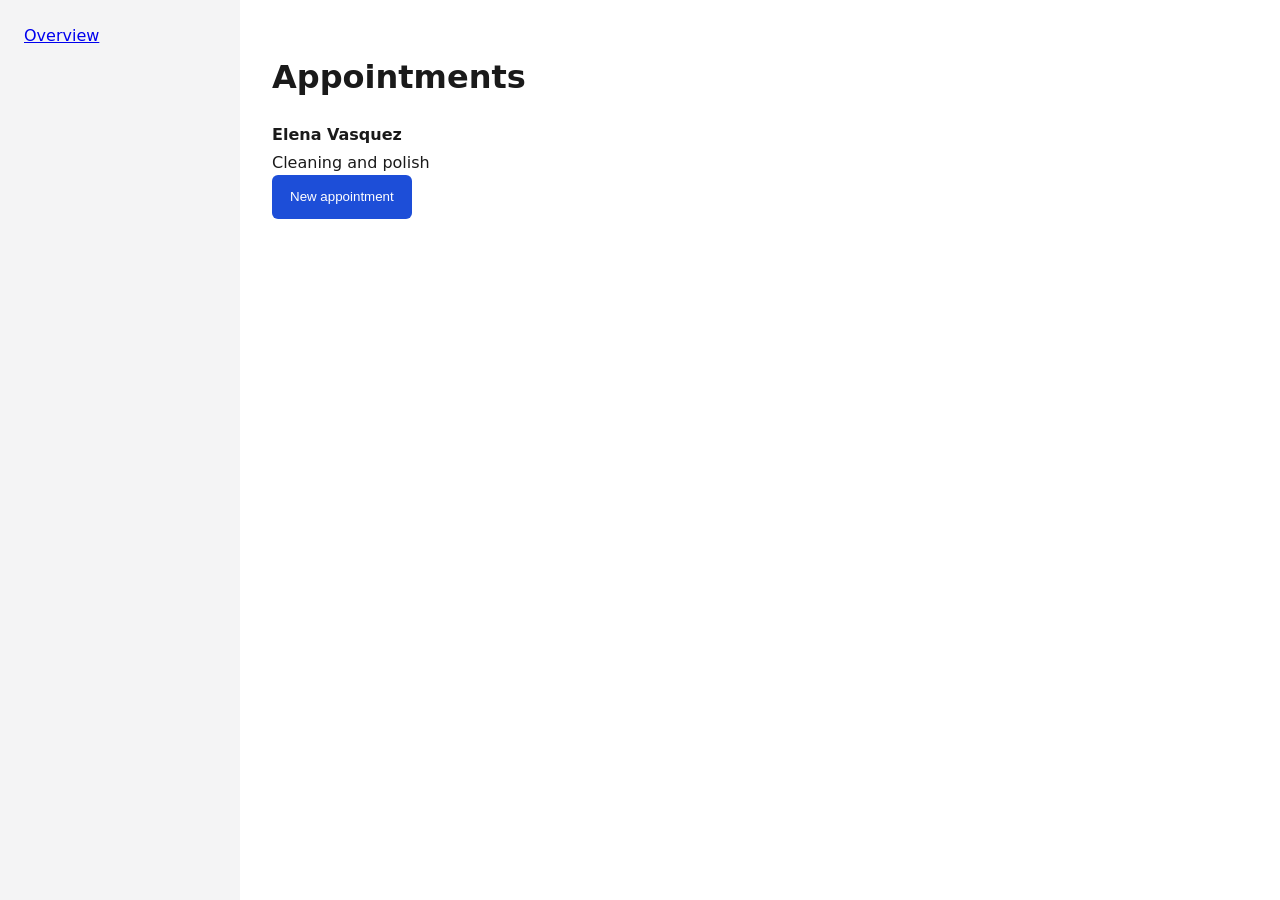
<file: skills/tqd-web-design/scripts/tests/fixtures/clean.html>
<!doctype html>
<html lang="en">
<head>
<meta charset="utf-8">
<meta name="viewport" content="width=device-width, initial-scale=1">
<title>Clean fixture</title>
<style>
  body { margin: 0; font: 16px/1.5 system-ui, sans-serif; color: #1a1a1a; background: #fff; }
  .app { display: grid; grid-template-columns: 240px 1fr; min-height: 100dvh; }
  .sidebar { background: #f4f4f5; padding: 24px; }
  main { padding: 32px; }
  .row { display: flex; flex-direction: column; gap: 4px; }
  .btn { display: inline-block; min-height: 44px; padding: 10px 18px; background: #1d4ed8; color: #fff; border: 0; border-radius: 6px; }
  dialog[open] { display: flex; }
  @media (max-width: 767px) { .app { grid-template-columns: 1fr; } }
</style>
</head>
<body>
<div class="app">
  <nav class="sidebar"><a href="#a">Overview</a></nav>
  <main>
    <h1>Appointments</h1>
    <div class="row"><strong>Elena Vasquez</strong><span>Cleaning and polish</span></div>
    <button class="btn" type="button">New appointment</button>
    <dialog id="d"><p>Closed dialog</p></dialog>
  </main>
</div>
</body>
</html>
</file>
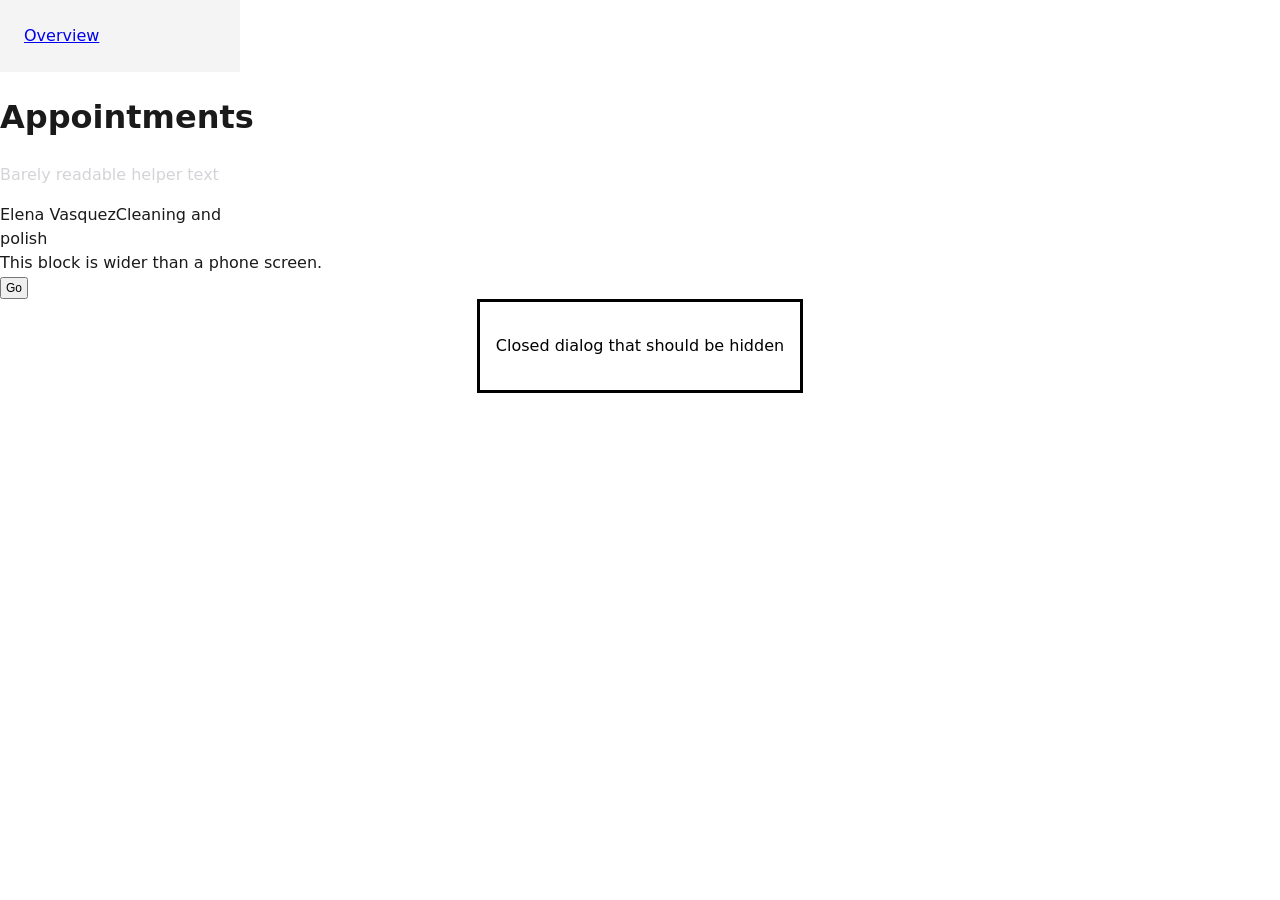
<file: skills/tqd-web-design/scripts/tests/fixtures/defects.html>
<!doctype html>
<html lang="en">
<head>
<meta charset="utf-8">
<meta name="viewport" content="width=device-width, initial-scale=1">
<title>Defects fixture</title>
<style>
  body { margin: 0; font: 16px/1.5 system-ui, sans-serif; color: #1a1a1a; background: #fff; }
  /* Stray backdrop is in-flow on desktop and pushes main into the 240px track. */
  .app { display: grid; grid-template-columns: 240px 1fr; }
  .sidebar { background: #f4f4f5; padding: 24px; }
  .wide { width: 700px; }
  .ghost { color: #d4d4d8; }
  .tiny { padding: 2px 4px; font-size: 12px; }
  dialog { display: flex; }
</style>
</head>
<body>
<div class="app">
  <nav class="sidebar"><a href="#a">Overview</a></nav>
  <div class="backdrop"></div>
  <main>
    <h1>Appointments</h1>
    <p class="ghost">Barely readable helper text</p>
    <div><span>Elena Vasquez</span><span>Cleaning and polish</span></div>
    <div class="wide">This block is wider than a phone screen.</div>
    <button class="tiny" type="button">Go</button>
    <dialog id="d"><p>Closed dialog that should be hidden</p></dialog>
  </main>
</div>
<script>throw new Error('seeded failure');</script>
</body>
</html>
</file>
<file: skills/tqd-web/assets/tier1-starter/styles/tokens.css>
/* Starter design tokens for TQD Web Studio Tier 1 */
:root {
  --color-primary: #1D5B4C;
  --color-primary-hover: #16483C;
  --color-secondary: #334155;
  --accent: #B45309;
  --color-accent: #B45309;
  --accent-hover: #92400E;
  --accent-soft: #FEF3C7;
  --accent-deep: #143D33;
  --accent-ink: #FFFFFF;
  --color-on-primary: #FFFFFF;

  --paper: #FAF8F5;
  --paper-2: #F1EDE6;
  --line: #E2DBD0;
  --ink: #1C1917;
  --ink-2: #44403C;
  --ink-3: #57534E;

  --font-display: "Lora", Georgia, serif;
  --font-body: "Be Vietnam Pro", -apple-system, BlinkMacSystemFont, "Segoe UI", sans-serif;
  --font-mono: "JetBrains Mono", ui-monospace, monospace;
  --leading-display: 1.2;
  --leading-body: 1.6;

  --step--1: clamp(0.83rem, 0.8rem + 0.15vw, 0.9rem);
  --step-0: clamp(1rem, 0.96rem + 0.2vw, 1.125rem);
  --step-1: clamp(1.25rem, 1.15rem + 0.45vw, 1.5rem);
  --step-2: clamp(1.56rem, 1.38rem + 0.9vw, 2rem);
  --step-3: clamp(1.95rem, 1.6rem + 1.7vw, 2.75rem);
  --step-4: clamp(2.44rem, 1.8rem + 3.2vw, 4rem);
  --step-5: clamp(2.75rem, 1.6rem + 5.6vw, 4.75rem);
  --tracking-display: -0.02em;
  --tracking-caps: 0.08em;
  --measure: 62ch;

  --space-1: 4px;
  --space-2: 8px;
  --space-3: 12px;
  --space-4: 16px;
  --space-5: 24px;
  --space-6: 32px;
  --space-7: 48px;
  --space-8: 64px;
  --space-9: 96px;
  --space-10: 128px;
  --section-y: clamp(48px, 6vw + 24px, 108px);
  --gutter: clamp(16px, 4vw, 48px);
  --container: 1200px;

  --radius: 10px;
  --radius-sm: 6px;
  --shadow-1: 0 1px 2px rgba(24, 24, 27, 0.06), 0 4px 12px rgba(24, 24, 27, 0.07);
  --shadow-2: 0 2px 4px rgba(24, 24, 27, 0.06), 0 16px 40px rgba(24, 24, 27, 0.1);
  --dur-press: 120ms;
  --dur-state: 240ms;
  --dur-layout: 400ms;
  --dur-enter: 700ms;
  --ease-out: cubic-bezier(0.25, 1, 0.5, 1);
  --ease-expo: cubic-bezier(0.16, 1, 0.3, 1);
}

@media (prefers-reduced-motion: reduce) {
  :root { --dur-press: 0ms; --dur-state: 0ms; --dur-layout: 0ms; --dur-enter: 0ms; }
}

body {
  font: 400 var(--step-0) / var(--leading-body) var(--font-body);
  color: var(--ink);
  background: var(--paper);
  -webkit-font-smoothing: antialiased;
}
h1, h2, h3 {
  font-family: var(--font-display);
  font-weight: 600;
  line-height: var(--leading-display);
  letter-spacing: var(--tracking-display);
  text-wrap: balance;
}
p { max-width: var(--measure); text-wrap: pretty; }
:focus-visible { outline: 2px solid var(--accent); outline-offset: 3px; }
</file>
<file: skills/tqd-web/assets/tier1-starter/styles/site.css>
*, *::before, *::after { box-sizing: border-box; }
html, body { margin: 0; padding: 0; }
img { display: block; max-width: 100%; height: auto; }
a { color: inherit; }

.wrap {
  width: 100%;
  max-width: var(--container);
  margin-inline: auto;
  padding-inline: var(--gutter);
}

.topbar {
  border-bottom: 1px solid var(--line);
  background: var(--paper);
}
.topbar__inner {
  display: flex;
  flex-wrap: wrap;
  align-items: center;
  justify-content: space-between;
  gap: var(--space-4);
  padding-block: var(--space-3);
}
.brand {
  display: inline-flex;
  align-items: center;
  gap: var(--space-2);
  font-family: var(--font-display);
  font-size: var(--step-1);
  font-weight: 600;
  text-decoration: none;
  min-height: 44px;
  padding-block: var(--space-2);
}
.nav {
  display: flex;
  flex-wrap: wrap;
  align-items: center;
  gap: var(--space-2);
}
.nav a {
  display: inline-flex;
  align-items: center;
  min-height: 44px;
  padding: 10px 14px;
  border-radius: var(--radius-sm);
  text-decoration: none;
  color: var(--ink-2);
  font-weight: 500;
}
.nav a:hover { background: var(--paper-2); color: var(--ink); }

.hero {
  display: grid;
  grid-template-columns: minmax(0, 6fr) minmax(0, 5fr);
  gap: var(--space-7);
  align-items: center;
  padding-block: var(--space-8);
}
.hero__eyebrow {
  margin: 0 0 var(--space-3);
  font-size: var(--step--1);
  font-weight: 600;
  color: var(--accent-hover);
}
.hero h1 {
  margin: 0;
  font-size: clamp(2.1rem, 1.5rem + 3vw, 3.6rem);
}
.hero__lead {
  margin: var(--space-4) 0 var(--space-5);
  color: var(--ink-2);
  font-size: var(--step-1);
}
.cta-row {
  display: flex;
  flex-wrap: wrap;
  gap: var(--space-3);
}
.btn {
  display: inline-flex;
  align-items: center;
  justify-content: center;
  min-height: 48px;
  min-width: 48px;
  padding: 12px 22px;
  border-radius: var(--radius-sm);
  font-weight: 600;
  text-decoration: none;
  transition: transform var(--dur-press) var(--ease-out), background-color var(--dur-state) var(--ease-out);
}
.btn--primary {
  background: var(--color-primary);
  color: var(--color-on-primary);
}
.btn--primary:hover { background: var(--color-primary-hover); transform: translateY(-2px); }
.btn--secondary {
  background: var(--paper-2);
  color: var(--ink);
  border: 1px solid var(--line);
}
.btn--secondary:hover { background: var(--line); transform: translateY(-2px); }
.hero__media {
  margin: 0;
  padding: var(--space-4);
  background: var(--paper-2);
  border: 1px solid var(--line);
  border-radius: var(--radius);
}

.section {
  padding-block: var(--space-7);
  border-top: 1px solid var(--line);
}
.section__head h2 { margin: 0 0 var(--space-2); font-size: var(--step-3); }
.section__head p { margin: 0; color: var(--ink-2); }

.offerings {
  display: grid;
  grid-template-columns: repeat(auto-fit, minmax(240px, 1fr));
  gap: var(--space-5);
  margin-top: var(--space-6);
}
.card {
  padding: var(--space-5);
  background: var(--paper-2);
  border: 1px solid var(--line);
  border-radius: var(--radius);
}
.card h3 { margin: 0 0 var(--space-2); font-size: var(--step-1); }
.card p { margin: 0 0 var(--space-3); color: var(--ink-2); }
.card__price {
  margin: 0;
  font-weight: 600;
  color: var(--color-primary);
  font-variant-numeric: tabular-nums;
}

.contact-band {
  margin-block: var(--space-7);
  padding: var(--space-6);
  background: var(--accent-deep);
  color: #FAF8F5;
  border-radius: var(--radius);
  display: flex;
  flex-wrap: wrap;
  align-items: center;
  justify-content: space-between;
  gap: var(--space-5);
}
.contact-band h2 { margin: 0 0 var(--space-2); font-size: var(--step-2); color: #FAF8F5; }
.contact-band p { margin: 0; color: #E7E5E4; }
.contact-band .btn--primary {
  background: #FAF8F5;
  color: #1C1917;
}
.contact-band .btn--primary:hover { background: #E7E5E4; }

.footer {
  border-top: 1px solid var(--line);
  padding-block: var(--space-6);
  color: var(--ink-2);
  font-size: var(--step--1);
}
.footer__grid {
  display: flex;
  flex-wrap: wrap;
  justify-content: space-between;
  gap: var(--space-4);
}
.footer p { margin: 0 0 var(--space-1); }

@media (max-width: 768px) {
  .hero { grid-template-columns: 1fr; padding-block: var(--space-6); }
}
</file>
